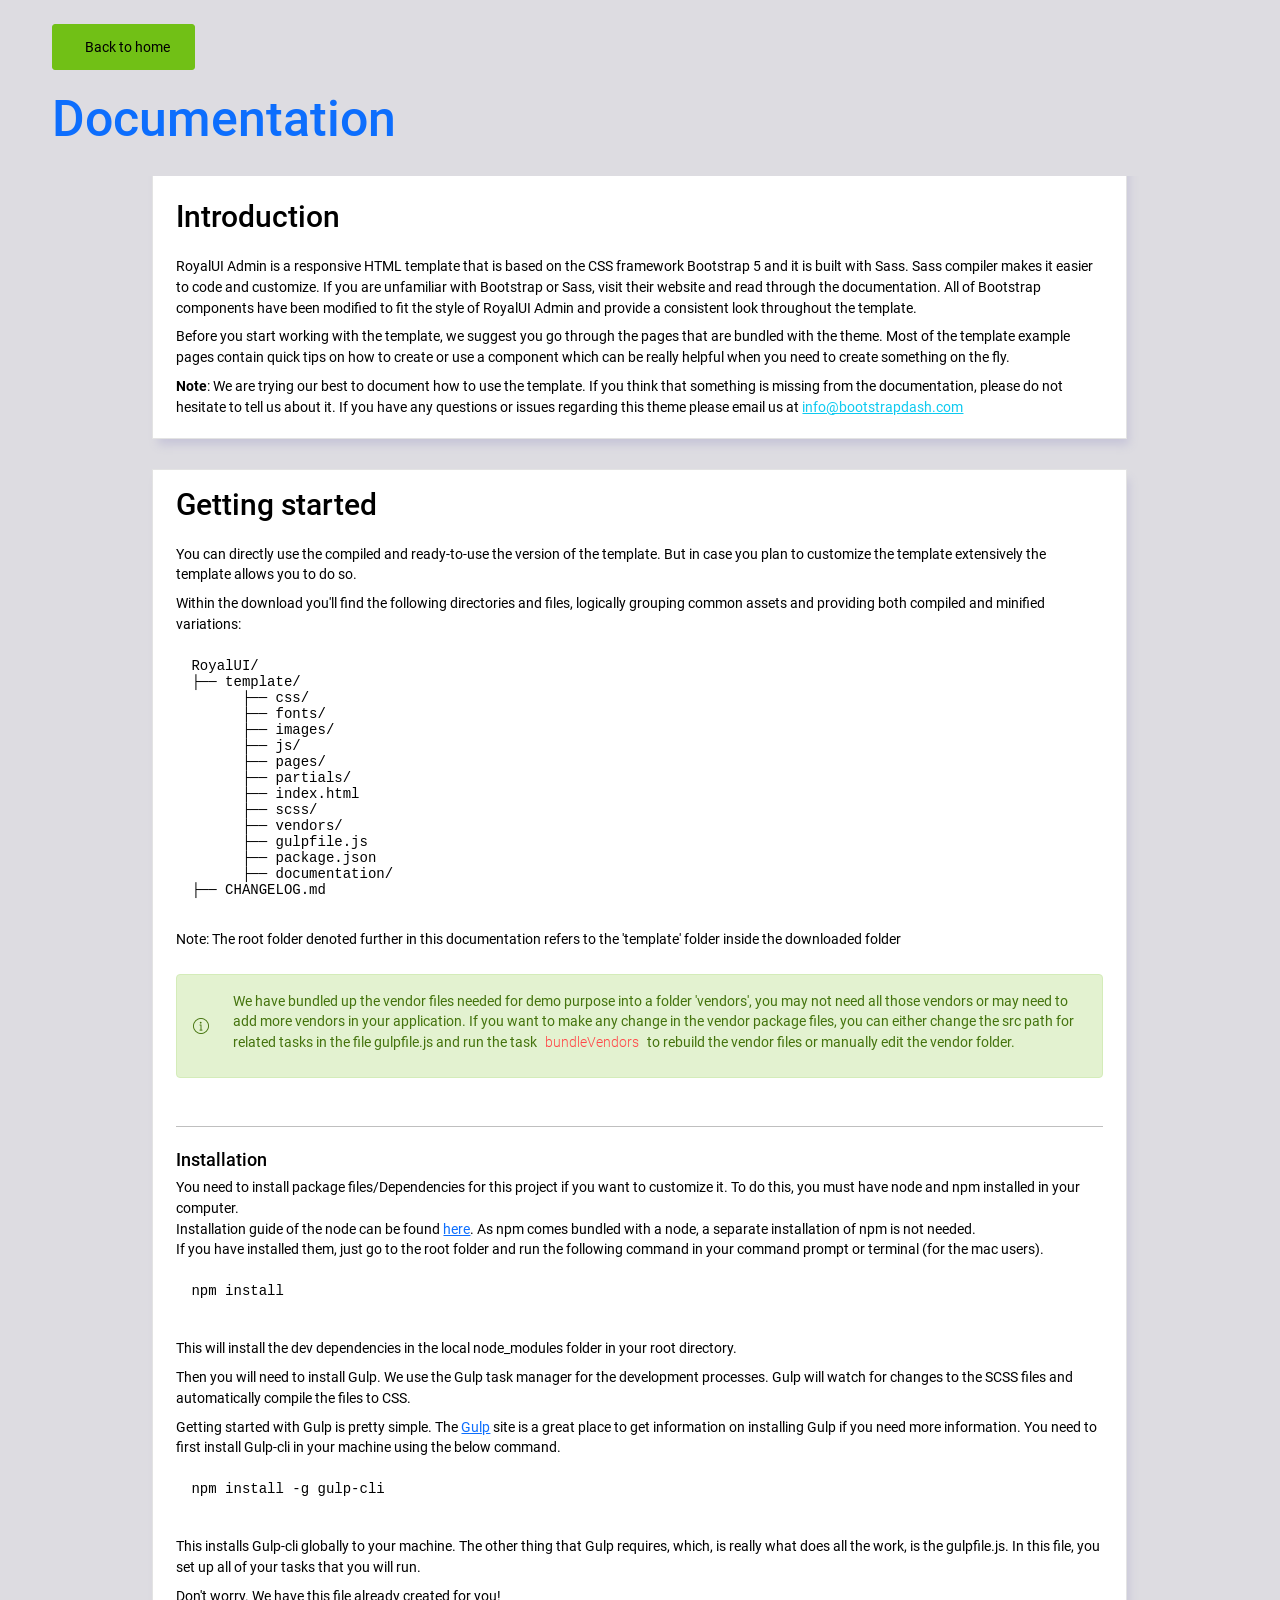
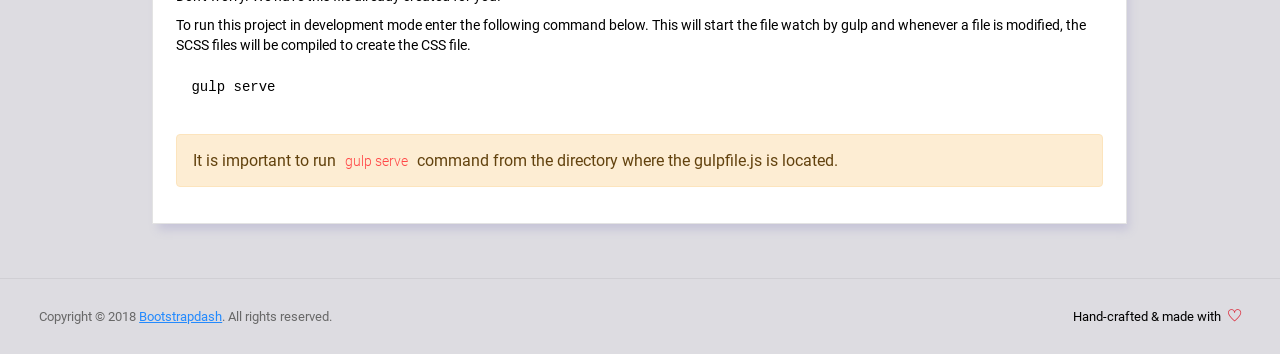
<file: static/admin/documentation/documentation.html>
<!DOCTYPE html>
<html lang="en">

<head>
  <!-- Required meta tags -->
  <meta charset="utf-8">
  <meta name="viewport" content="width=device-width, initial-scale=1, shrink-to-fit=no">
  <title>RoyalUI Admin Dashboard</title>
  <!-- plugins:css -->
  <link rel="stylesheet" href="../vendors/ti-icons/css/themify-icons.css">
  <link rel="stylesheet" href="../vendors/base/vendor.bundle.base.css">
  <!-- endinject -->
  <!-- plugin css for this page -->
  <!-- End plugin css for this page -->
  <!-- inject:css -->
  <link rel="stylesheet" href="../css/style.css">
  <!-- endinject -->
  <link rel="shortcut icon" href="../images/favicon.png" />
</head>

<body>
  <div class="container-scroller">
    <div class="container-fluid page-body-wrapper full-page-wrapper">
      <div class="main-panel w-100  documentation">
        <div class="content-wrapper">
          <div class="container-fluid">
            <div class="row">
              <div class="col-12 doc-header">
                <a class="btn btn-success" href="../index.html"><i class="mdi mdi-home me-2"></i>Back to home</a>
                <h1 class="text-primary mt-4">Documentation</h1>
              </div>
            </div>
            <div class="row doc-content">
              <div class="col-12 col-md-10 offset-md-1">
                <div class="col-12 grid-margin" id="doc-intro">
                    <div class="card">
                        <div class="card-body">
                            <h3 class="mb-4 mt-4">Introduction</h3>
                            <p>RoyalUI Admin is a responsive HTML template that is based on the CSS framework Bootstrap 5 and it is built with Sass. Sass compiler makes it easier to code and customize. If you are unfamiliar with Bootstrap or Sass, visit their
                                website and read through the documentation. All of Bootstrap components have been modified to fit the style of RoyalUI Admin and provide a consistent look throughout the template.</p>
                            <p>Before you start working with the template, we suggest you go through the pages that are bundled with the theme. Most of the template example pages contain quick tips on how to create or use a component which can
                                be really helpful when you need to create something on the fly.</p>
                            <p class="d-inline"><strong>Note</strong>: We are trying our best to document how to use the template. If you think that something is missing from the documentation, please do not hesitate to tell us about it. If you have any questions or issues regarding this theme please email us at <a class="d-inline text-info" href="mailto:info@bootstrapdash.com">info@bootstrapdash.com</a></p>
                        </div>
                    </div>
                </div>
                <div class="col-12 grid-margin" id="doc-started">
                    <div class="card">
                        <div class="card-body">
                            <h3 class="mb-4">Getting started</h3>
                            <p>You can directly use the compiled and ready-to-use the version of the template. But in case you plan to customize the template extensively the template allows you to do so.</p>
                            <p>Within the download you'll find the following directories and files, logically grouping common assets and providing both compiled and minified variations:</p>
                            <pre>
RoyalUI/
├── template/
      ├── css/
      ├── fonts/
      ├── images/
      ├── js/
      ├── pages/
      ├── partials/
      ├── index.html
      ├── scss/
      ├── vendors/
      ├── gulpfile.js
      ├── package.json                           
      ├── documentation/
├── CHANGELOG.md</pre>
                            <p class="mt-1">Note: The root folder denoted further in this documentation refers to the 'template' folder inside the downloaded folder</p>
                            <div class="alert alert-success mt-4 d-flex align-items-center" role="alert">
                              <i class="ti-info-alt me-4"></i>
                              <p>We have bundled up the vendor files needed for demo purpose into a folder 'vendors', you may not need all those vendors or may need to add more vendors in your application. If you want to make any change in the vendor package files, you can either change the src path for related tasks in the file gulpfile.js and run the task <code> bundleVendors </code> to rebuild the vendor files or manually edit the vendor folder.</p>
                            </div>
                            <hr class="mt-5">
                            <h4 class="mt-4">Installation</h4>
                            <p class="mb-0">
                              You need to install package files/Dependencies for this project if you want to customize it. To do this, you must have <span class="font-weight-bold">node and npm</span> installed in your computer.
                            </p>
                            <p class="mb-0">Installation guide of the node can be found <a href="https://nodejs.org/en/">here</a>. As npm comes bundled with a node, a separate installation of npm is not needed.</p>
                            <p>
                                If you have installed them, just go to the root folder and run the following command in your command prompt or terminal (for the mac users).
                            </p>
                            <pre class="shell-mode">
npm install</pre>
                            <p class="mt-4">
                              This will install the dev dependencies in the local <span class="font-weight-bold">node_modules</span> folder in your root directory.
                            </p>
                            <p class="mt-2">
                              Then you will need to install <span class="font-weight-bold">Gulp</span>. We use the Gulp task manager for the development processes. Gulp will watch for changes to the SCSS files and automatically compile the files to CSS.
                            </p>
                            <p>Getting started with Gulp is pretty simple. The <a href="https://gulpjs.com/" target="_blank">Gulp</a> site is a great place to get information on installing Gulp if you need more information. You need to first install Gulp-cli in your machine using the below command.</p>
                            <pre class="shell-mode">
npm install -g gulp-cli</pre>
                            <p class="mt-4">This installs Gulp-cli globally to your machine. The other thing that Gulp requires, which, is really what does all the work, is the gulpfile.js. In this file, you set up all of your tasks that you will run.</p>
                            <p>Don't worry. We have this file already created for you!</p>
                            <p>To run this project in development mode enter the following command below. This will start the file watch by gulp and whenever a file is modified, the SCSS files will be compiled to create the CSS file.</p>
<pre class="shell-mode">
gulp serve</pre>           
                            <div class="alert alert-warning mt-4" role="alert">
                              <i class="ti-info-alt-outline"></i>It is important to run <code>gulp serve</code> command from the directory where the gulpfile.js is located.
                            </div>
                        </div>
                    </div>
                </div>
              </div>
            </div>
          </div>
        </div>
        <!-- partial:../partials/_footer.html -->

        <footer class="footer">
          <div class="d-sm-flex justify-content-center justify-content-sm-between">
            <span class="text-muted text-center text-sm-left d-block d-sm-inline-block">Copyright © 2018 <a href="https://www.bootstrapdash.com/" target="_blank">Bootstrapdash</a>. All rights reserved.</span>
            <span class="float-none float-sm-right d-block mt-1 mt-sm-0 text-center">Hand-crafted & made with <i class="ti-heart text-danger ms-1"></i></span>
          </div>
        </footer>

        <!-- partial -->
      </div>
    </div>
  </div>
<!-- plugins:js -->
<script src="../vendors/base/vendor.bundle.base.js"></script>
<!-- endinject -->
<!-- inject:js -->
<script src="../js/off-canvas.js"></script>
<script src="../js/hoverable-collapse.js"></script>
<script src="../js/template.js"></script>
<script src="../js/todolist.js"></script>
<!-- endinject -->
<!-- Custom js for this page-->
<script src="../js/documentation.js"></script> 
<!-- End custom js for this page-->
</body>

</html>
</file>
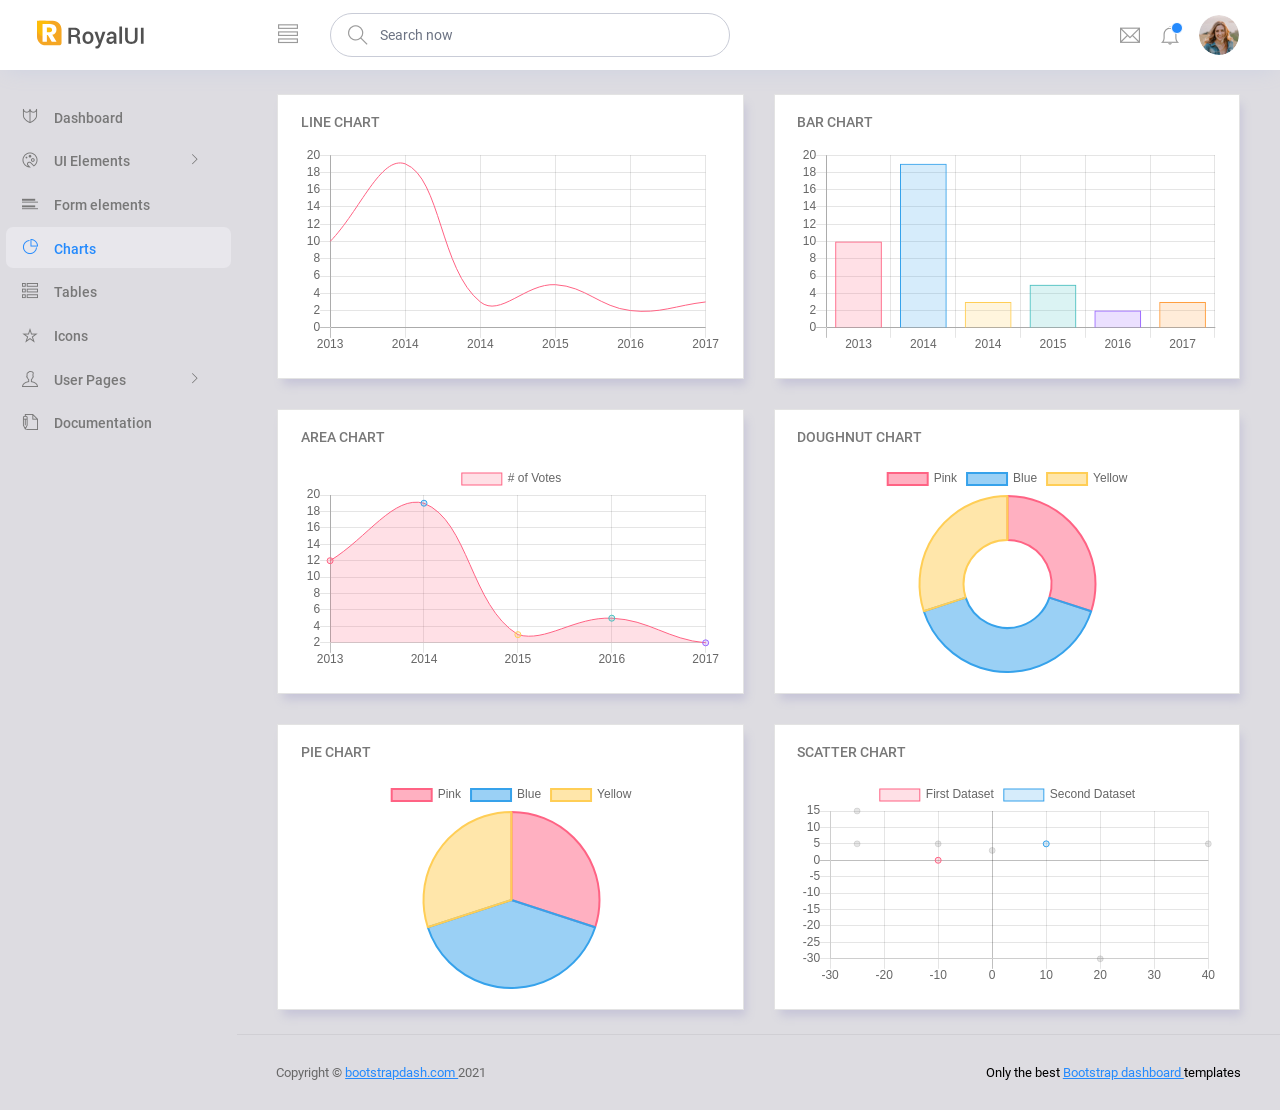
<file: static/admin/pages/charts/chartjs.html>
<!DOCTYPE html>
<html lang="en">

<head>
  <!-- Required meta tags -->
  <meta charset="utf-8">
  <meta name="viewport" content="width=device-width, initial-scale=1, shrink-to-fit=no">
  <title>RoyalUI Admin</title>
  <!-- plugins:css -->
  <link rel="stylesheet" href="../../vendors/ti-icons/css/themify-icons.css">
  <link rel="stylesheet" href="../../vendors/base/vendor.bundle.base.css">
  <!-- endinject -->
  <!-- inject:css -->
  <link rel="stylesheet" href="../../css/style.css">
  <!-- endinject -->
  <link rel="shortcut icon" href="../../images/favicon.png" />
</head>

<body>
  <div class="container-scroller">
    <!-- partial:../../partials/_navbar.html -->
    <nav class="navbar col-lg-12 col-12 p-0 fixed-top d-flex flex-row">
      <div class="text-center navbar-brand-wrapper d-flex align-items-center justify-content-center">
        <a class="navbar-brand brand-logo me-5" href="../../index.html"><img src="../../images/logo.svg" class="me-2" alt="logo"/></a>
        <a class="navbar-brand brand-logo-mini" href="../../index.html"><img src="../../images/logo-mini.svg" alt="logo"/></a>
      </div>
      <div class="navbar-menu-wrapper d-flex align-items-center justify-content-end">
        <button class="navbar-toggler navbar-toggler align-self-center" type="button" data-toggle="minimize">
          <span class="ti-view-list"></span>
        </button>
        <ul class="navbar-nav mr-lg-2">
          <li class="nav-item nav-search d-none d-lg-block">
            <div class="input-group">
              <div class="input-group-prepend hover-cursor" id="navbar-search-icon">
                <span class="input-group-text" id="search">
                  <i class="ti-search"></i>
                </span>
              </div>
              <input type="text" class="form-control" id="navbar-search-input" placeholder="Search now" aria-label="search" aria-describedby="search">
            </div>
          </li>
        </ul>
        <ul class="navbar-nav navbar-nav-right">
          <li class="nav-item dropdown me-1">
            <a class="nav-link count-indicator dropdown-toggle d-flex justify-content-center align-items-center" id="messageDropdown" href="#" data-bs-toggle="dropdown">
              <i class="ti-email mx-0"></i>
            </a>
            <div class="dropdown-menu dropdown-menu-right navbar-dropdown" aria-labelledby="messageDropdown">
              <p class="mb-0 font-weight-normal float-left dropdown-header">Messages</p>
              <a class="dropdown-item">
                <div class="item-thumbnail">
                    <img src="../../images/faces/face4.jpg" alt="image" class="profile-pic">
                </div>
                <div class="item-content flex-grow">
                  <h6 class="ellipsis font-weight-normal">David Grey
                  </h6>
                  <p class="font-weight-light small-text text-muted mb-0">
                    The meeting is cancelled
                  </p>
                </div>
              </a>
              <a class="dropdown-item">
                <div class="item-thumbnail">
                    <img src="../../images/faces/face2.jpg" alt="image" class="profile-pic">
                </div>
                <div class="item-content flex-grow">
                  <h6 class="ellipsis font-weight-normal">Tim Cook
                  </h6>
                  <p class="font-weight-light small-text text-muted mb-0">
                    New product launch
                  </p>
                </div>
              </a>
              <a class="dropdown-item">
                <div class="item-thumbnail">
                    <img src="../../images/faces/face3.jpg" alt="image" class="profile-pic">
                </div>
                <div class="item-content flex-grow">
                  <h6 class="ellipsis font-weight-normal"> Johnson
                  </h6>
                  <p class="font-weight-light small-text text-muted mb-0">
                    Upcoming board meeting
                  </p>
                </div>
              </a>
            </div>
          </li>
          <li class="nav-item dropdown">
            <a class="nav-link count-indicator dropdown-toggle" id="notificationDropdown" href="#" data-bs-toggle="dropdown">
              <i class="ti-bell mx-0"></i>
              <span class="count"></span>
            </a>
            <div class="dropdown-menu dropdown-menu-right navbar-dropdown" aria-labelledby="notificationDropdown">
              <p class="mb-0 font-weight-normal float-left dropdown-header">Notifications</p>
              <a class="dropdown-item">
                <div class="item-thumbnail">
                  <div class="item-icon bg-success">
                    <i class="ti-info-alt mx-0"></i>
                  </div>
                </div>
                <div class="item-content">
                  <h6 class="font-weight-normal">Application Error</h6>
                  <p class="font-weight-light small-text mb-0 text-muted">
                    Just now
                  </p>
                </div>
              </a>
              <a class="dropdown-item">
                <div class="item-thumbnail">
                  <div class="item-icon bg-warning">
                    <i class="ti-settings mx-0"></i>
                  </div>
                </div>
                <div class="item-content">
                  <h6 class="font-weight-normal">Settings</h6>
                  <p class="font-weight-light small-text mb-0 text-muted">
                    Private message
                  </p>
                </div>
              </a>
              <a class="dropdown-item">
                <div class="item-thumbnail">
                  <div class="item-icon bg-info">
                    <i class="ti-user mx-0"></i>
                  </div>
                </div>
                <div class="item-content">
                  <h6 class="font-weight-normal">New user registration</h6>
                  <p class="font-weight-light small-text mb-0 text-muted">
                    2 days ago
                  </p>
                </div>
              </a>
            </div>
          </li>
          <li class="nav-item nav-profile dropdown">
            <a class="nav-link dropdown-toggle" href="#" data-bs-toggle="dropdown" id="profileDropdown">
              <img src="../../images/faces/face28.jpg" alt="profile"/>
            </a>
            <div class="dropdown-menu dropdown-menu-right navbar-dropdown" aria-labelledby="profileDropdown">
              <a class="dropdown-item">
                <i class="ti-settings text-primary"></i>
                Settings
              </a>
              <a class="dropdown-item">
                <i class="ti-power-off text-primary"></i>
                Logout
              </a>
            </div>
          </li>
        </ul>
        <button class="navbar-toggler navbar-toggler-right d-lg-none align-self-center" type="button" data-toggle="offcanvas">
          <span class="ti-view-list"></span>
        </button>
      </div>
    </nav>
    <!-- partial -->
    <div class="container-fluid page-body-wrapper">
      <!-- partial:../../partials/_sidebar.html -->
      <nav class="sidebar sidebar-offcanvas" id="sidebar">
        <ul class="nav">
          <li class="nav-item">
            <a class="nav-link" href="../../index.html">
              <i class="ti-shield menu-icon"></i>
              <span class="menu-title">Dashboard</span>
            </a>
          </li>
          <li class="nav-item">
            <a class="nav-link" data-bs-toggle="collapse" href="#ui-basic" aria-expanded="false" aria-controls="ui-basic">
              <i class="ti-palette menu-icon"></i>
              <span class="menu-title">UI Elements</span>
              <i class="menu-arrow"></i>
            </a>
            <div class="collapse" id="ui-basic">
              <ul class="nav flex-column sub-menu">
                <li class="nav-item"> <a class="nav-link" href="../../pages/ui-features/buttons.html">Buttons</a></li>
                <li class="nav-item"> <a class="nav-link" href="../../pages/ui-features/typography.html">Typography</a></li>
              </ul>
            </div>
          </li>
          <li class="nav-item">
            <a class="nav-link" href="../../pages/forms/basic_elements.html">
              <i class="ti-layout-list-post menu-icon"></i>
              <span class="menu-title">Form elements</span>
            </a>
          </li>
          <li class="nav-item">
            <a class="nav-link" href="../../pages/charts/chartjs.html">
              <i class="ti-pie-chart menu-icon"></i>
              <span class="menu-title">Charts</span>
            </a>
          </li>
          <li class="nav-item">
            <a class="nav-link" href="../../pages/tables/basic-table.html">
              <i class="ti-view-list-alt menu-icon"></i>
              <span class="menu-title">Tables</span>
            </a>
          </li>
          <li class="nav-item">
            <a class="nav-link" href="../../pages/icons/themify.html">
              <i class="ti-star menu-icon"></i>
              <span class="menu-title">Icons</span>
            </a>
          </li>
          <li class="nav-item">
            <a class="nav-link" data-bs-toggle="collapse" href="#auth" aria-expanded="false" aria-controls="auth">
              <i class="ti-user menu-icon"></i>
              <span class="menu-title">User Pages</span>
              <i class="menu-arrow"></i>
            </a>
            <div class="collapse" id="auth">
              <ul class="nav flex-column sub-menu">
                <li class="nav-item"> <a class="nav-link" href="../../pages/samples/login.html"> Login </a></li>
                <li class="nav-item"> <a class="nav-link" href="../../pages/samples/login-2.html"> Login 2 </a></li>
                <li class="nav-item"> <a class="nav-link" href="../../pages/samples/register.html"> Register </a></li>
                <li class="nav-item"> <a class="nav-link" href="../../pages/samples/register-2.html"> Register 2 </a></li>
                <li class="nav-item"> <a class="nav-link" href="../../pages/samples/lock-screen.html"> Lockscreen </a></li>
              </ul>
            </div>
          </li>
          <li class="nav-item">
            <a class="nav-link" href="../../documentation/documentation.html">
              <i class="ti-write menu-icon"></i>
              <span class="menu-title">Documentation</span>
            </a>
          </li>
        </ul>
      </nav>
      <!-- partial -->
      <div class="main-panel">
        <div class="content-wrapper">
          <div class="row">
            <div class="col-lg-6 grid-margin stretch-card">
              <div class="card">
                <div class="card-body">
                  <h4 class="card-title">Line chart</h4>
                  <canvas id="lineChart"></canvas>
                </div>
              </div>
            </div>
            <div class="col-lg-6 grid-margin stretch-card">
              <div class="card">
                <div class="card-body">
                  <h4 class="card-title">Bar chart</h4>
                  <canvas id="barChart"></canvas>
                </div>
              </div>
            </div>
          </div>
          <div class="row">
            <div class="col-lg-6 grid-margin stretch-card">
              <div class="card">
                <div class="card-body">
                  <h4 class="card-title">Area chart</h4>
                  <canvas id="areaChart"></canvas>
                </div>
              </div>
            </div>
            <div class="col-lg-6 grid-margin stretch-card">
              <div class="card">
                <div class="card-body">
                  <h4 class="card-title">Doughnut chart</h4>
                  <canvas id="doughnutChart"></canvas>
                </div>
              </div>
            </div>
          </div>
          <div class="row">
            <div class="col-lg-6 grid-margin grid-margin-lg-0 stretch-card">
              <div class="card">
                <div class="card-body">
                  <h4 class="card-title">Pie chart</h4>
                  <canvas id="pieChart"></canvas>
                </div>
              </div>
            </div>
            <div class="col-lg-6 grid-margin grid-margin-lg-0 stretch-card">
              <div class="card">
                <div class="card-body">
                  <h4 class="card-title">Scatter chart</h4>
                  <canvas id="scatterChart"></canvas>
                </div>
              </div>
            </div>
          </div>
        </div>
        <!-- content-wrapper ends -->
        <!-- partial:../../partials/_footer.html -->
        <footer class="footer">
          <div class="d-sm-flex justify-content-center justify-content-sm-between">
            <span class="text-muted text-center text-sm-left d-block d-sm-inline-block">Copyright © <a href="https://www.bootstrapdash.com/" target="_blank">bootstrapdash.com </a>2021</span>
            <span class="float-none float-sm-right d-block mt-1 mt-sm-0 text-center">Only the best <a href="https://www.bootstrapdash.com/" target="_blank"> Bootstrap dashboard </a> templates</span>
          </div>
        </footer>
        <!-- partial -->
      </div>
      <!-- main-panel ends -->
    </div>
    <!-- page-body-wrapper ends -->
  </div>
  <!-- container-scroller -->
  <!-- plugins:js -->
  <script src="../../vendors/base/vendor.bundle.base.js"></script>
  <!-- endinject -->
  <!-- Plugin js for this page-->
  <script src="../../vendors/chart.js/Chart.min.js"></script>
  <!-- End plugin js for this page-->
  <!-- inject:js -->
  <script src="../../js/off-canvas.js"></script>
  <script src="../../js/hoverable-collapse.js"></script>
  <script src="../../js/template.js"></script>
  <script src="../../js/todolist.js"></script>
  <!-- endinject -->
  <!-- Custom js for this page-->
  <script src="../../js/chart.js"></script>
  <!-- End custom js for this page-->
</body>

</html>
</file>
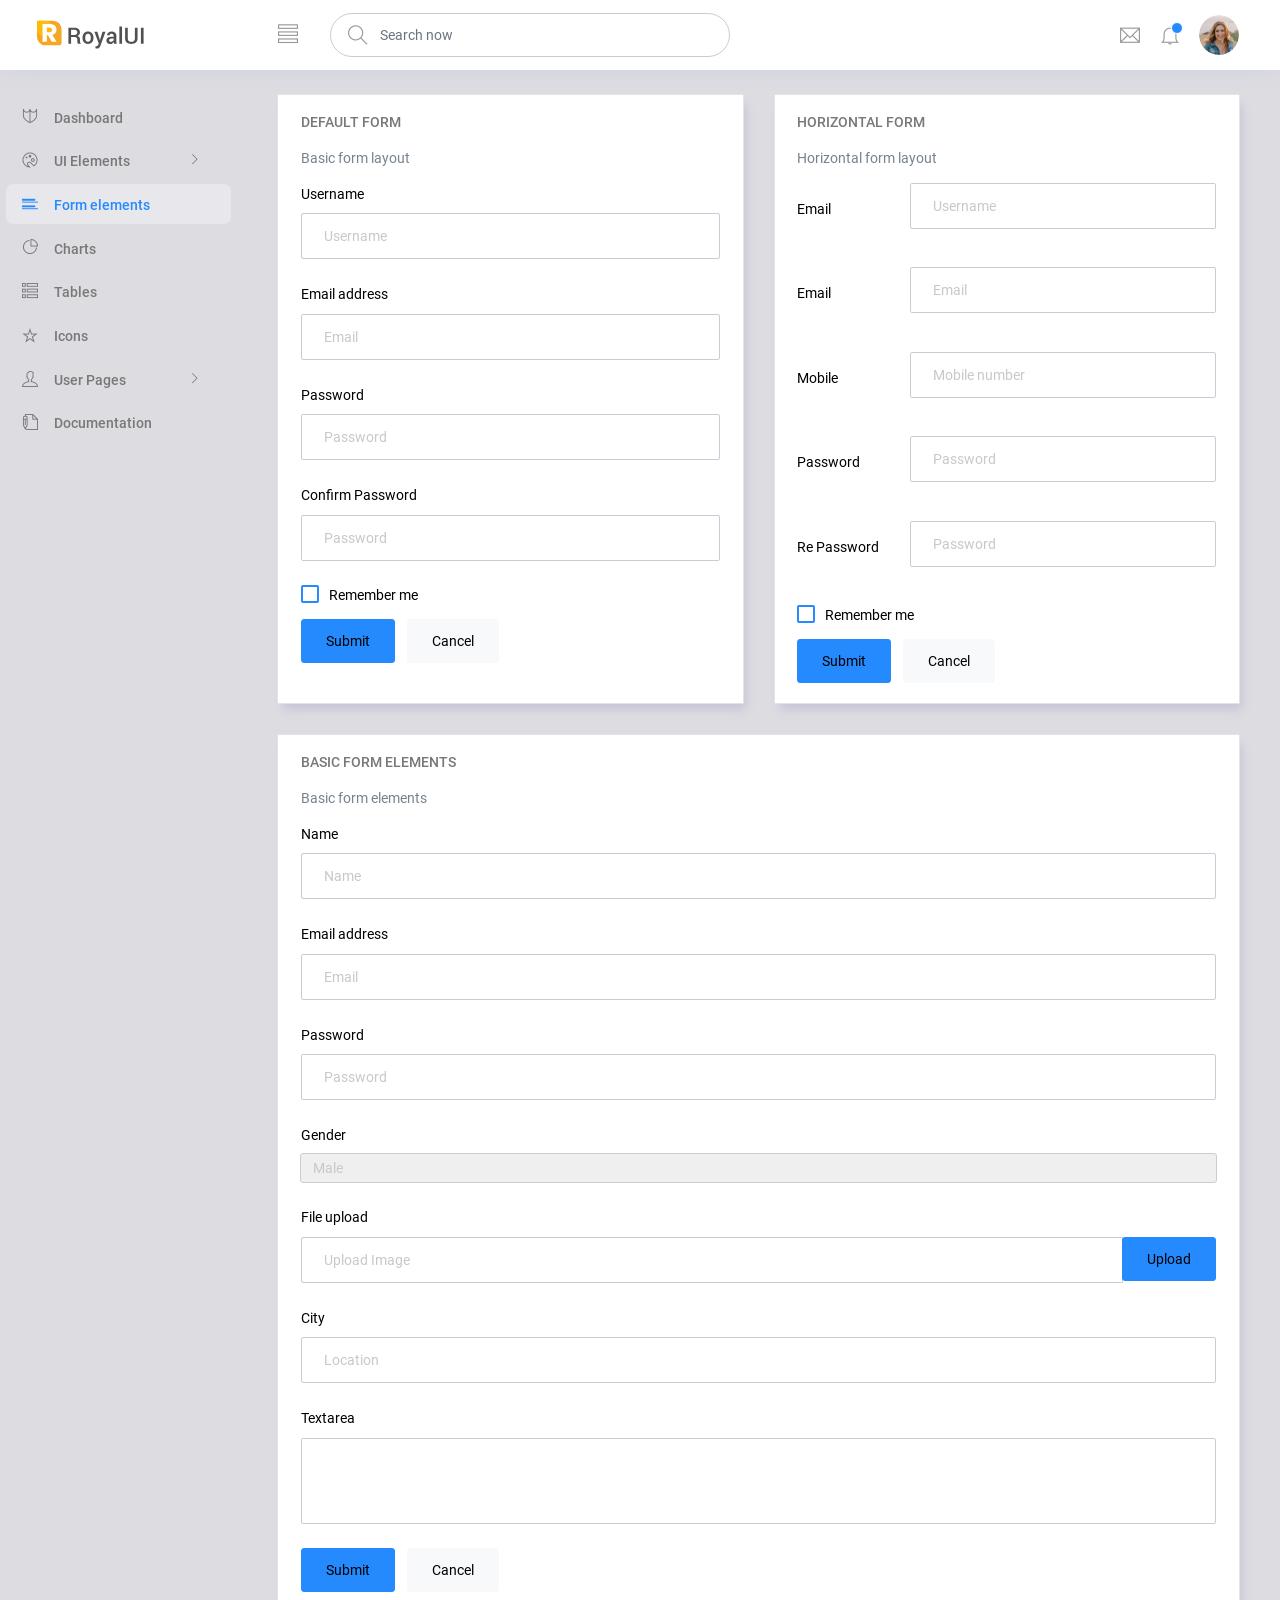
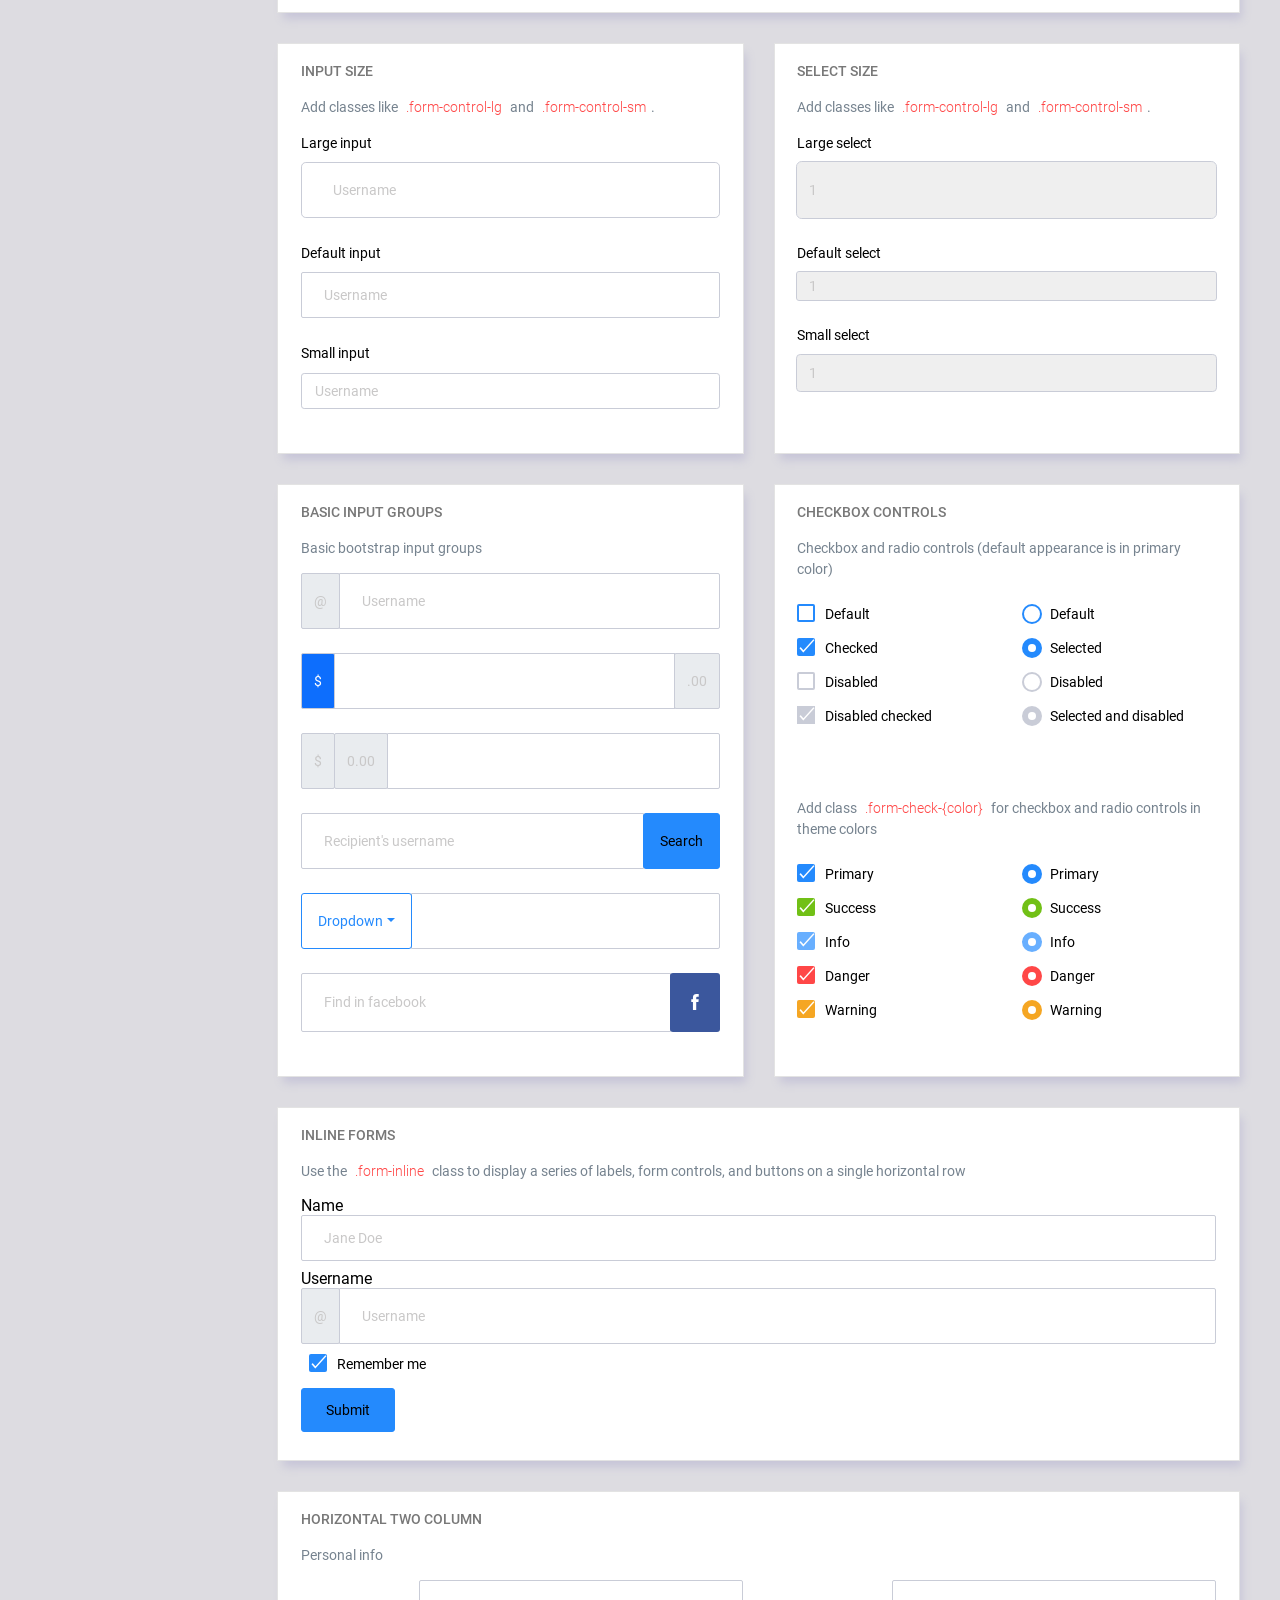
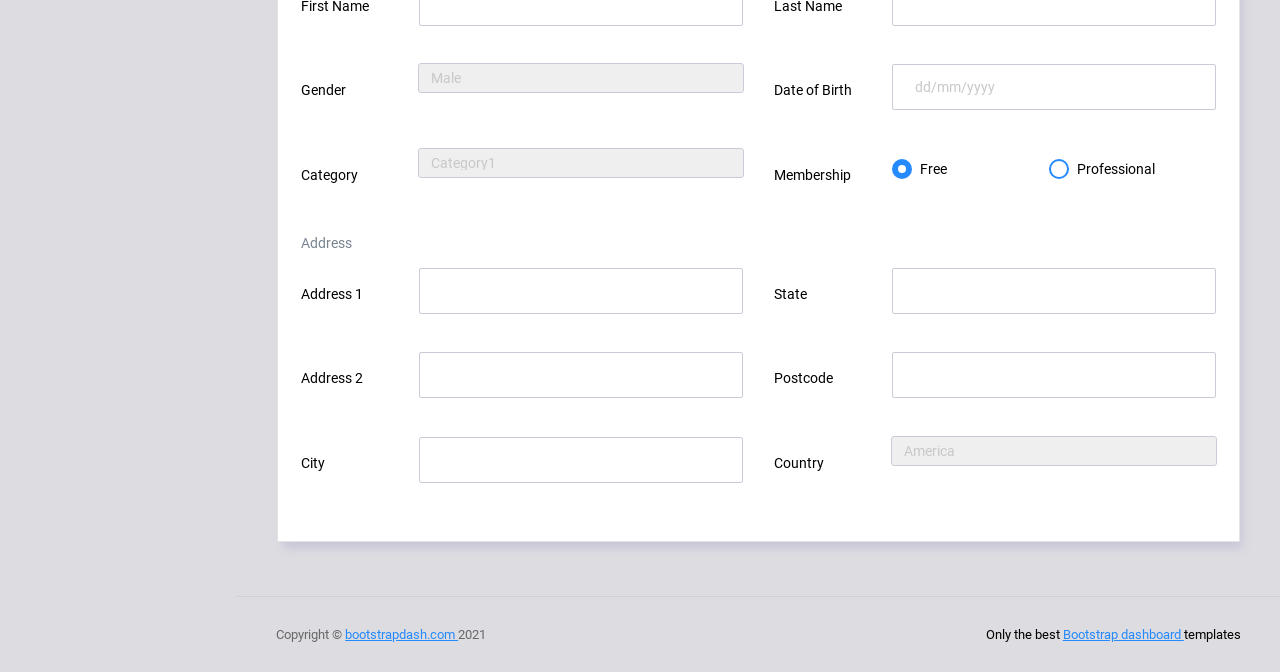
<file: static/admin/pages/forms/basic_elements.html>
<!DOCTYPE html>
<html lang="en">

<head>
  <!-- Required meta tags -->
  <meta charset="utf-8">
  <meta name="viewport" content="width=device-width, initial-scale=1, shrink-to-fit=no">
  <title>RoyalUI Admin</title>
  <!-- plugins:css -->
  <link rel="stylesheet" href="../../vendors/ti-icons/css/themify-icons.css">
  <link rel="stylesheet" href="../../vendors/base/vendor.bundle.base.css">
  <!-- endinject -->
  <!-- plugin css for this page -->
  <!-- End plugin css for this page -->
  <!-- inject:css -->
  <link rel="stylesheet" href="../../css/style.css">
  <!-- endinject -->
  <link rel="shortcut icon" href="../../images/favicon.png" />
</head>

<body>
  <div class="container-scroller">
    <!-- partial:../../partials/_navbar.html -->
    <nav class="navbar col-lg-12 col-12 p-0 fixed-top d-flex flex-row">
      <div class="text-center navbar-brand-wrapper d-flex align-items-center justify-content-center">
        <a class="navbar-brand brand-logo me-5" href="../../index.html"><img src="../../images/logo.svg" class="me-2" alt="logo"/></a>
        <a class="navbar-brand brand-logo-mini" href="../../index.html"><img src="../../images/logo-mini.svg" alt="logo"/></a>
      </div>
      <div class="navbar-menu-wrapper d-flex align-items-center justify-content-end">
        <button class="navbar-toggler navbar-toggler align-self-center" type="button" data-toggle="minimize">
          <span class="ti-view-list"></span>
        </button>
        <ul class="navbar-nav mr-lg-2">
          <li class="nav-item nav-search d-none d-lg-block">
            <div class="input-group">
              <div class="input-group-prepend hover-cursor" id="navbar-search-icon">
                <span class="input-group-text" id="search">
                  <i class="ti-search"></i>
                </span>
              </div>
              <input type="text" class="form-control" id="navbar-search-input" placeholder="Search now" aria-label="search" aria-describedby="search">
            </div>
          </li>
        </ul>
        <ul class="navbar-nav navbar-nav-right">
          <li class="nav-item dropdown me-1">
            <a class="nav-link count-indicator dropdown-toggle d-flex justify-content-center align-items-center" id="messageDropdown" href="#" data-bs-toggle="dropdown">
              <i class="ti-email mx-0"></i>
            </a>
            <div class="dropdown-menu dropdown-menu-right navbar-dropdown" aria-labelledby="messageDropdown">
              <p class="mb-0 font-weight-normal float-left dropdown-header">Messages</p>
              <a class="dropdown-item">
                <div class="item-thumbnail">
                    <img src="../../images/faces/face4.jpg" alt="image" class="profile-pic">
                </div>
                <div class="item-content flex-grow">
                  <h6 class="ellipsis font-weight-normal">David Grey
                  </h6>
                  <p class="font-weight-light small-text text-muted mb-0">
                    The meeting is cancelled
                  </p>
                </div>
              </a>
              <a class="dropdown-item">
                <div class="item-thumbnail">
                    <img src="../../images/faces/face2.jpg" alt="image" class="profile-pic">
                </div>
                <div class="item-content flex-grow">
                  <h6 class="ellipsis font-weight-normal">Tim Cook
                  </h6>
                  <p class="font-weight-light small-text text-muted mb-0">
                    New product launch
                  </p>
                </div>
              </a>
              <a class="dropdown-item">
                <div class="item-thumbnail">
                    <img src="../../images/faces/face3.jpg" alt="image" class="profile-pic">
                </div>
                <div class="item-content flex-grow">
                  <h6 class="ellipsis font-weight-normal"> Johnson
                  </h6>
                  <p class="font-weight-light small-text text-muted mb-0">
                    Upcoming board meeting
                  </p>
                </div>
              </a>
            </div>
          </li>
          <li class="nav-item dropdown">
            <a class="nav-link count-indicator dropdown-toggle" id="notificationDropdown" href="#" data-bs-toggle="dropdown">
              <i class="ti-bell mx-0"></i>
              <span class="count"></span>
            </a>
            <div class="dropdown-menu dropdown-menu-right navbar-dropdown" aria-labelledby="notificationDropdown">
              <p class="mb-0 font-weight-normal float-left dropdown-header">Notifications</p>
              <a class="dropdown-item">
                <div class="item-thumbnail">
                  <div class="item-icon bg-success">
                    <i class="ti-info-alt mx-0"></i>
                  </div>
                </div>
                <div class="item-content">
                  <h6 class="font-weight-normal">Application Error</h6>
                  <p class="font-weight-light small-text mb-0 text-muted">
                    Just now
                  </p>
                </div>
              </a>
              <a class="dropdown-item">
                <div class="item-thumbnail">
                  <div class="item-icon bg-warning">
                    <i class="ti-settings mx-0"></i>
                  </div>
                </div>
                <div class="item-content">
                  <h6 class="font-weight-normal">Settings</h6>
                  <p class="font-weight-light small-text mb-0 text-muted">
                    Private message
                  </p>
                </div>
              </a>
              <a class="dropdown-item">
                <div class="item-thumbnail">
                  <div class="item-icon bg-info">
                    <i class="ti-user mx-0"></i>
                  </div>
                </div>
                <div class="item-content">
                  <h6 class="font-weight-normal">New user registration</h6>
                  <p class="font-weight-light small-text mb-0 text-muted">
                    2 days ago
                  </p>
                </div>
              </a>
            </div>
          </li>
          <li class="nav-item nav-profile dropdown">
            <a class="nav-link dropdown-toggle" href="#" data-bs-toggle="dropdown" id="profileDropdown">
              <img src="../../images/faces/face28.jpg" alt="profile"/>
            </a>
            <div class="dropdown-menu dropdown-menu-right navbar-dropdown" aria-labelledby="profileDropdown">
              <a class="dropdown-item">
                <i class="ti-settings text-primary"></i>
                Settings
              </a>
              <a class="dropdown-item">
                <i class="ti-power-off text-primary"></i>
                Logout
              </a>
            </div>
          </li>
        </ul>
        <button class="navbar-toggler navbar-toggler-right d-lg-none align-self-center" type="button" data-toggle="offcanvas">
          <span class="ti-view-list"></span>
        </button>
      </div>
    </nav>
    <!-- partial -->
    <div class="container-fluid page-body-wrapper">
      <!-- partial:../../partials/_sidebar.html -->
      <nav class="sidebar sidebar-offcanvas" id="sidebar">
        <ul class="nav">
          <li class="nav-item">
            <a class="nav-link" href="../../index.html">
              <i class="ti-shield menu-icon"></i>
              <span class="menu-title">Dashboard</span>
            </a>
          </li>
          <li class="nav-item">
            <a class="nav-link" data-bs-toggle="collapse" href="#ui-basic" aria-expanded="false" aria-controls="ui-basic">
              <i class="ti-palette menu-icon"></i>
              <span class="menu-title">UI Elements</span>
              <i class="menu-arrow"></i>
            </a>
            <div class="collapse" id="ui-basic">
              <ul class="nav flex-column sub-menu">
                <li class="nav-item"> <a class="nav-link" href="../../pages/ui-features/buttons.html">Buttons</a></li>
                <li class="nav-item"> <a class="nav-link" href="../../pages/ui-features/typography.html">Typography</a></li>
              </ul>
            </div>
          </li>
          <li class="nav-item">
            <a class="nav-link" href="../../pages/forms/basic_elements.html">
              <i class="ti-layout-list-post menu-icon"></i>
              <span class="menu-title">Form elements</span>
            </a>
          </li>
          <li class="nav-item">
            <a class="nav-link" href="../../pages/charts/chartjs.html">
              <i class="ti-pie-chart menu-icon"></i>
              <span class="menu-title">Charts</span>
            </a>
          </li>
          <li class="nav-item">
            <a class="nav-link" href="../../pages/tables/basic-table.html">
              <i class="ti-view-list-alt menu-icon"></i>
              <span class="menu-title">Tables</span>
            </a>
          </li>
          <li class="nav-item">
            <a class="nav-link" href="../../pages/icons/themify.html">
              <i class="ti-star menu-icon"></i>
              <span class="menu-title">Icons</span>
            </a>
          </li>
          <li class="nav-item">
            <a class="nav-link" data-bs-toggle="collapse" href="#auth" aria-expanded="false" aria-controls="auth">
              <i class="ti-user menu-icon"></i>
              <span class="menu-title">User Pages</span>
              <i class="menu-arrow"></i>
            </a>
            <div class="collapse" id="auth">
              <ul class="nav flex-column sub-menu">
                <li class="nav-item"> <a class="nav-link" href="../../pages/samples/login.html"> Login </a></li>
                <li class="nav-item"> <a class="nav-link" href="../../pages/samples/login-2.html"> Login 2 </a></li>
                <li class="nav-item"> <a class="nav-link" href="../../pages/samples/register.html"> Register </a></li>
                <li class="nav-item"> <a class="nav-link" href="../../pages/samples/register-2.html"> Register 2 </a></li>
                <li class="nav-item"> <a class="nav-link" href="../../pages/samples/lock-screen.html"> Lockscreen </a></li>
              </ul>
            </div>
          </li>
          <li class="nav-item">
            <a class="nav-link" href="../../documentation/documentation.html">
              <i class="ti-write menu-icon"></i>
              <span class="menu-title">Documentation</span>
            </a>
          </li>
        </ul>
      </nav>
      <!-- partial -->
      <div class="main-panel">        
        <div class="content-wrapper">
          <div class="row">
            <div class="col-md-6 grid-margin stretch-card">
              <div class="card">
                <div class="card-body">
                  <h4 class="card-title">Default form</h4>
                  <p class="card-description">
                    Basic form layout
                  </p>
                  <form class="forms-sample">
                    <div class="form-group">
                      <label for="exampleInputUsername1">Username</label>
                      <input type="text" class="form-control" id="exampleInputUsername1" placeholder="Username">
                    </div>
                    <div class="form-group">
                      <label for="exampleInputEmail1">Email address</label>
                      <input type="email" class="form-control" id="exampleInputEmail1" placeholder="Email">
                    </div>
                    <div class="form-group">
                      <label for="exampleInputPassword1">Password</label>
                      <input type="password" class="form-control" id="exampleInputPassword1" placeholder="Password">
                    </div>
                    <div class="form-group">
                      <label for="exampleInputConfirmPassword1">Confirm Password</label>
                      <input type="password" class="form-control" id="exampleInputConfirmPassword1" placeholder="Password">
                    </div>
                    <div class="form-check form-check-flat form-check-primary">
                      <label class="form-check-label">
                        <input type="checkbox" class="form-check-input">
                        Remember me
                      </label>
                    </div>
                    <button type="submit" class="btn btn-primary me-2">Submit</button>
                    <button class="btn btn-light">Cancel</button>
                  </form>
                </div>
              </div>
            </div>
            <div class="col-md-6 grid-margin stretch-card">
              <div class="card">
                <div class="card-body">
                  <h4 class="card-title">Horizontal Form</h4>
                  <p class="card-description">
                    Horizontal form layout
                  </p>
                  <form class="forms-sample">
                    <div class="form-group row">
                      <label for="exampleInputUsername2" class="col-sm-3 col-form-label">Email</label>
                      <div class="col-sm-9">
                        <input type="text" class="form-control" id="exampleInputUsername2" placeholder="Username">
                      </div>
                    </div>
                    <div class="form-group row">
                      <label for="exampleInputEmail2" class="col-sm-3 col-form-label">Email</label>
                      <div class="col-sm-9">
                        <input type="email" class="form-control" id="exampleInputEmail2" placeholder="Email">
                      </div>
                    </div>
                    <div class="form-group row">
                      <label for="exampleInputMobile" class="col-sm-3 col-form-label">Mobile</label>
                      <div class="col-sm-9">
                        <input type="text" class="form-control" id="exampleInputMobile" placeholder="Mobile number">
                      </div>
                    </div>
                    <div class="form-group row">
                      <label for="exampleInputPassword2" class="col-sm-3 col-form-label">Password</label>
                      <div class="col-sm-9">
                        <input type="password" class="form-control" id="exampleInputPassword2" placeholder="Password">
                      </div>
                    </div>
                    <div class="form-group row">
                      <label for="exampleInputConfirmPassword2" class="col-sm-3 col-form-label">Re Password</label>
                      <div class="col-sm-9">
                        <input type="password" class="form-control" id="exampleInputConfirmPassword2" placeholder="Password">
                      </div>
                    </div>
                    <div class="form-check form-check-flat form-check-primary">
                      <label class="form-check-label">
                        <input type="checkbox" class="form-check-input">
                        Remember me
                      </label>
                    </div>
                    <button type="submit" class="btn btn-primary me-2">Submit</button>
                    <button class="btn btn-light">Cancel</button>
                  </form>
                </div>
              </div>
            </div>
            <div class="col-12 grid-margin stretch-card">
              <div class="card">
                <div class="card-body">
                  <h4 class="card-title">Basic form elements</h4>
                  <p class="card-description">
                    Basic form elements
                  </p>
                  <form class="forms-sample">
                    <div class="form-group">
                      <label for="exampleInputName1">Name</label>
                      <input type="text" class="form-control" id="exampleInputName1" placeholder="Name">
                    </div>
                    <div class="form-group">
                      <label for="exampleInputEmail3">Email address</label>
                      <input type="email" class="form-control" id="exampleInputEmail3" placeholder="Email">
                    </div>
                    <div class="form-group">
                      <label for="exampleInputPassword4">Password</label>
                      <input type="password" class="form-control" id="exampleInputPassword4" placeholder="Password">
                    </div>
                    <div class="form-group">
                      <label for="exampleSelectGender">Gender</label>
                        <select class="form-control" id="exampleSelectGender">
                          <option>Male</option>
                          <option>Female</option>
                        </select>
                      </div>
                    <div class="form-group">
                      <label>File upload</label>
                      <input type="file" name="img[]" class="file-upload-default">
                      <div class="input-group col-xs-12">
                        <input type="text" class="form-control file-upload-info" disabled placeholder="Upload Image">
                        <span class="input-group-append">
                          <button class="file-upload-browse btn btn-primary" type="button">Upload</button>
                        </span>
                      </div>
                    </div>
                    <div class="form-group">
                      <label for="exampleInputCity1">City</label>
                      <input type="text" class="form-control" id="exampleInputCity1" placeholder="Location">
                    </div>
                    <div class="form-group">
                      <label for="exampleTextarea1">Textarea</label>
                      <textarea class="form-control" id="exampleTextarea1" rows="4"></textarea>
                    </div>
                    <button type="submit" class="btn btn-primary me-2">Submit</button>
                    <button class="btn btn-light">Cancel</button>
                  </form>
                </div>
              </div>
            </div>
            <div class="col-md-6 grid-margin stretch-card">
              <div class="card">
                <div class="card-body">
                  <h4 class="card-title">Input size</h4>
                  <p class="card-description">
                    Add classes like <code>.form-control-lg</code> and <code>.form-control-sm</code>.
                  </p>
                  <div class="form-group">
                    <label>Large input</label>
                    <input type="text" class="form-control form-control-lg" placeholder="Username" aria-label="Username">
                  </div>
                  <div class="form-group">
                    <label>Default input</label>
                    <input type="text" class="form-control" placeholder="Username" aria-label="Username">
                  </div>
                  <div class="form-group">
                    <label>Small input</label>
                    <input type="text" class="form-control form-control-sm" placeholder="Username" aria-label="Username">
                  </div>
                </div>
              </div>
            </div>
            <div class="col-md-6 grid-margin stretch-card">
              <div class="card">
                <div class="card-body">
                  <h4 class="card-title">Select size</h4>
                  <p class="card-description">
                    Add classes like <code>.form-control-lg</code> and <code>.form-control-sm</code>.                    
                  </p>
                  <div class="form-group">
                    <label for="exampleFormControlSelect1">Large select</label>
                    <select class="form-control form-control-lg" id="exampleFormControlSelect1">
                      <option>1</option>
                      <option>2</option>
                      <option>3</option>
                      <option>4</option>
                      <option>5</option>
                    </select>
                  </div>
                  <div class="form-group">
                    <label for="exampleFormControlSelect2">Default select</label>
                    <select class="form-control" id="exampleFormControlSelect2">
                      <option>1</option>
                      <option>2</option>
                      <option>3</option>
                      <option>4</option>
                      <option>5</option>
                    </select>
                  </div>
                  <div class="form-group">
                    <label for="exampleFormControlSelect3">Small select</label>
                    <select class="form-control form-control-sm" id="exampleFormControlSelect3">
                      <option>1</option>
                      <option>2</option>
                      <option>3</option>
                      <option>4</option>
                      <option>5</option>
                    </select>
                  </div>
                </div>
              </div>
            </div>
            <div class="col-md-6 grid-margin stretch-card">
              <div class="card">
                <div class="card-body">
                  <h4 class="card-title">Basic input groups</h4>
                  <p class="card-description">
                    Basic bootstrap input groups
                  </p>
                  <div class="form-group">
                    <div class="input-group">
                      <div class="input-group-prepend">
                        <span class="input-group-text">@</span>
                      </div>
                      <input type="text" class="form-control" placeholder="Username" aria-label="Username">
                    </div>
                  </div>
                  <div class="form-group">
                    <div class="input-group">
                      <div class="input-group-prepend">
                        <span class="input-group-text bg-primary text-white">$</span>
                      </div>
                      <input type="text" class="form-control" aria-label="Amount (to the nearest dollar)">
                      <div class="input-group-append">
                        <span class="input-group-text">.00</span>
                      </div>
                    </div>
                  </div>
                  <div class="form-group">
                    <div class="input-group">
                      <div class="input-group-prepend">
                        <span class="input-group-text">$</span>
                      </div>
                      <div class="input-group-prepend">
                        <span class="input-group-text">0.00</span>
                      </div>
                      <input type="text" class="form-control" aria-label="Amount (to the nearest dollar)">
                    </div>
                  </div>
                  <div class="form-group">
                    <div class="input-group">
                      <input type="text" class="form-control" placeholder="Recipient's username" aria-label="Recipient's username">
                      <div class="input-group-append">
                        <button class="btn btn-sm btn-primary" type="button">Search</button>
                      </div>
                    </div>
                  </div>
                  <div class="form-group">
                    <div class="input-group">
                      <div class="input-group-prepend">
                        <button class="btn btn-sm btn-outline-primary dropdown-toggle" type="button" data-bs-toggle="dropdown" aria-haspopup="true" aria-expanded="false">Dropdown</button>
                        <div class="dropdown-menu">
                          <a class="dropdown-item" href="#">Action</a>
                          <a class="dropdown-item" href="#">Another action</a>
                          <a class="dropdown-item" href="#">Something else here</a>
                          <div role="separator" class="dropdown-divider"></div>
                          <a class="dropdown-item" href="#">Separated link</a>
                        </div>
                      </div>
                      <input type="text" class="form-control" aria-label="Text input with dropdown button">
                    </div>
                  </div>
                  <div class="form-group">
                    <div class="input-group">
                      <input type="text" class="form-control" placeholder="Find in facebook" aria-label="Recipient's username">
                      <div class="input-group-append">
                        <button class="btn btn-sm btn-facebook" type="button">
                          <i class="ti-facebook"></i>
                        </button>
                      </div>
                    </div>
                  </div>
                </div>
              </div>
            </div>
            <div class="col-md-6 grid-margin stretch-card">
              <div class="card">
                <div class="card-body">
                  <h4 class="card-title">Checkbox Controls</h4>
                  <p class="card-description">Checkbox and radio controls (default appearance is in primary color)</p>
                  <form>
                    <div class="row">
                      <div class="col-md-6">
                        <div class="form-group">
                          <div class="form-check">
                            <label class="form-check-label">
                              <input type="checkbox" class="form-check-input">
                              Default
                            </label>
                          </div>
                          <div class="form-check">
                            <label class="form-check-label">
                              <input type="checkbox" class="form-check-input" checked>
                              Checked
                            </label>
                          </div>
                          <div class="form-check">
                            <label class="form-check-label">
                              <input type="checkbox" class="form-check-input" disabled>
                              Disabled
                            </label>
                          </div>
                          <div class="form-check">
                            <label class="form-check-label">
                              <input type="checkbox" class="form-check-input" disabled checked>
                              Disabled checked
                            </label>
                          </div>
                        </div>
                      </div>
                      <div class="col-md-6">
                        <div class="form-group">
                          <div class="form-check">
                            <label class="form-check-label">
                              <input type="radio" class="form-check-input" name="optionsRadios" id="optionsRadios1" value="">
                              Default
                            </label>
                          </div>
                          <div class="form-check">
                            <label class="form-check-label">
                              <input type="radio" class="form-check-input" name="optionsRadios" id="optionsRadios2" value="option2" checked>
                              Selected
                            </label>
                          </div>
                          <div class="form-check">
                            <label class="form-check-label">
                              <input type="radio" class="form-check-input" name="optionsRadios2" id="optionsRadios3" value="option3" disabled>
                              Disabled
                            </label>
                          </div>
                          <div class="form-check">
                            <label class="form-check-label">
                              <input type="radio" class="form-check-input" name="optionsRadio2" id="optionsRadios4" value="option4" disabled checked>
                              Selected and disabled
                            </label>
                          </div>
                        </div>
                      </div>
                    </div>
                  </form>
                </div>
                <div class="card-body">
                  <p class="card-description">Add class <code>.form-check-{color}</code> for checkbox and radio controls in theme colors</p>
                  <form>
                    <div class="row">
                      <div class="col-md-6">
                        <div class="form-group">
                          <div class="form-check form-check-primary">
                            <label class="form-check-label">
                              <input type="checkbox" class="form-check-input" checked>
                              Primary
                            </label>
                          </div>
                          <div class="form-check form-check-success">
                            <label class="form-check-label">
                              <input type="checkbox" class="form-check-input" checked>
                              Success
                            </label>
                          </div>
                          <div class="form-check form-check-info">
                            <label class="form-check-label">
                              <input type="checkbox" class="form-check-input" checked>
                              Info
                            </label>
                          </div>
                          <div class="form-check form-check-danger">
                            <label class="form-check-label">
                              <input type="checkbox" class="form-check-input" checked>
                              Danger
                            </label>
                          </div>
                          <div class="form-check form-check-warning">
                            <label class="form-check-label">
                              <input type="checkbox" class="form-check-input" checked>
                              Warning
                            </label>
                          </div>
                        </div>
                      </div>
                      <div class="col-md-6">
                        <div class="form-group">
                          <div class="form-check form-check-primary">
                            <label class="form-check-label">
                              <input type="radio" class="form-check-input" name="ExampleRadio1" id="ExampleRadio1" checked>
                              Primary
                            </label>
                          </div>
                          <div class="form-check form-check-success">
                            <label class="form-check-label">
                              <input type="radio" class="form-check-input" name="ExampleRadio2" id="ExampleRadio2" checked>
                              Success
                            </label>
                          </div>
                          <div class="form-check form-check-info">
                            <label class="form-check-label">
                              <input type="radio" class="form-check-input" name="ExampleRadio3" id="ExampleRadio3" checked>
                              Info
                            </label>
                          </div>
                          <div class="form-check form-check-danger">
                            <label class="form-check-label">
                              <input type="radio" class="form-check-input" name="ExampleRadio4" id="ExampleRadio4" checked>
                              Danger
                            </label>
                          </div>
                          <div class="form-check form-check-warning">
                            <label class="form-check-label">
                              <input type="radio" class="form-check-input" name="ExampleRadio5" id="ExampleRadio5" checked>
                              Warning
                            </label>
                          </div>
                        </div>
                      </div>
                    </div>
                  </form>
                </div>
              </div>
            </div>
            <div class="col-12 grid-margin stretch-card">
              <div class="card">
                <div class="card-body">
                  <h4 class="card-title">Inline forms</h4>
                  <p class="card-description">
                    Use the <code>.form-inline</code> class to display a series of labels, form controls, and buttons on a single horizontal row
                  </p>
                  <form class="form-inline">
                    <label class="sr-only" for="inlineFormInputName2">Name</label>
                    <input type="text" class="form-control mb-2 mr-sm-2" id="inlineFormInputName2" placeholder="Jane Doe">
                  
                    <label class="sr-only" for="inlineFormInputGroupUsername2">Username</label>
                    <div class="input-group mb-2 mr-sm-2">
                      <div class="input-group-prepend">
                        <div class="input-group-text">@</div>
                      </div>
                      <input type="text" class="form-control" id="inlineFormInputGroupUsername2" placeholder="Username">
                    </div>
                    <div class="form-check mx-sm-2">
                      <label class="form-check-label">
                        <input type="checkbox" class="form-check-input" checked>
                        Remember me
                      </label>
                    </div>
                    <button type="submit" class="btn btn-primary mb-2">Submit</button>
                  </form>
                </div>
              </div>
            </div>
            <div class="col-12 grid-margin">
              <div class="card">
                <div class="card-body">
                  <h4 class="card-title">Horizontal Two column</h4>
                  <form class="form-sample">
                    <p class="card-description">
                      Personal info
                    </p>
                    <div class="row">
                      <div class="col-md-6">
                        <div class="form-group row">
                          <label class="col-sm-3 col-form-label">First Name</label>
                          <div class="col-sm-9">
                            <input type="text" class="form-control" />
                          </div>
                        </div>
                      </div>
                      <div class="col-md-6">
                        <div class="form-group row">
                          <label class="col-sm-3 col-form-label">Last Name</label>
                          <div class="col-sm-9">
                            <input type="text" class="form-control" />
                          </div>
                        </div>
                      </div>
                    </div>
                    <div class="row">
                      <div class="col-md-6">
                        <div class="form-group row">
                          <label class="col-sm-3 col-form-label">Gender</label>
                          <div class="col-sm-9">
                            <select class="form-control">
                              <option>Male</option>
                              <option>Female</option>
                            </select>
                          </div>
                        </div>
                      </div>
                      <div class="col-md-6">
                        <div class="form-group row">
                          <label class="col-sm-3 col-form-label">Date of Birth</label>
                          <div class="col-sm-9">
                            <input class="form-control" placeholder="dd/mm/yyyy"/>
                          </div>
                        </div>
                      </div>
                    </div>
                    <div class="row">
                      <div class="col-md-6">
                        <div class="form-group row">
                          <label class="col-sm-3 col-form-label">Category</label>
                          <div class="col-sm-9">
                            <select class="form-control">
                              <option>Category1</option>
                              <option>Category2</option>
                              <option>Category3</option>
                              <option>Category4</option>
                            </select>
                          </div>
                        </div>
                      </div>
                      <div class="col-md-6">
                        <div class="form-group row">
                          <label class="col-sm-3 col-form-label">Membership</label>
                          <div class="col-sm-4">
                            <div class="form-check">
                              <label class="form-check-label">
                                <input type="radio" class="form-check-input" name="membershipRadios" id="membershipRadios1" value="" checked>
                                Free
                              </label>
                            </div>
                          </div>
                          <div class="col-sm-5">
                            <div class="form-check">
                              <label class="form-check-label">
                                <input type="radio" class="form-check-input" name="membershipRadios" id="membershipRadios2" value="option2">
                                Professional
                              </label>
                            </div>
                          </div>
                        </div>
                      </div>
                    </div>
                    <p class="card-description">
                      Address
                    </p>
                    <div class="row">
                      <div class="col-md-6">
                        <div class="form-group row">
                          <label class="col-sm-3 col-form-label">Address 1</label>
                          <div class="col-sm-9">
                            <input type="text" class="form-control" />
                          </div>
                        </div>
                      </div>
                      <div class="col-md-6">
                        <div class="form-group row">
                          <label class="col-sm-3 col-form-label">State</label>
                          <div class="col-sm-9">
                            <input type="text" class="form-control" />
                          </div>
                        </div>
                      </div>
                    </div>
                    <div class="row">
                      <div class="col-md-6">
                        <div class="form-group row">
                          <label class="col-sm-3 col-form-label">Address 2</label>
                          <div class="col-sm-9">
                            <input type="text" class="form-control" />
                          </div>
                        </div>
                      </div>
                      <div class="col-md-6">
                        <div class="form-group row">
                          <label class="col-sm-3 col-form-label">Postcode</label>
                          <div class="col-sm-9">
                            <input type="text" class="form-control" />
                          </div>
                        </div>
                      </div>
                    </div>
                    <div class="row">
                      <div class="col-md-6">
                        <div class="form-group row">
                          <label class="col-sm-3 col-form-label">City</label>
                          <div class="col-sm-9">
                            <input type="text" class="form-control" />
                          </div>
                        </div>
                      </div>
                      <div class="col-md-6">
                        <div class="form-group row">
                          <label class="col-sm-3 col-form-label">Country</label>
                          <div class="col-sm-9">
                            <select class="form-control">
                              <option>America</option>
                              <option>Italy</option>
                              <option>Russia</option>
                              <option>Britain</option>
                            </select>
                          </div>
                        </div>
                      </div>
                    </div>
                  </form>
                </div>
              </div>
            </div>
          </div>
        </div>
        <!-- content-wrapper ends -->
        <!-- partial:../../partials/_footer.html -->
        <footer class="footer">
          <div class="d-sm-flex justify-content-center justify-content-sm-between">
            <span class="text-muted text-center text-sm-left d-block d-sm-inline-block">Copyright © <a href="https://www.bootstrapdash.com/" target="_blank">bootstrapdash.com </a>2021</span>
            <span class="float-none float-sm-right d-block mt-1 mt-sm-0 text-center">Only the best <a href="https://www.bootstrapdash.com/" target="_blank"> Bootstrap dashboard </a> templates</span>
          </div>
        </footer>
        <!-- partial -->
      </div>
      <!-- main-panel ends -->
    </div>
    <!-- page-body-wrapper ends -->
  </div>
  <!-- container-scroller -->
  <!-- plugins:js -->
  <script src="../../vendors/base/vendor.bundle.base.js"></script>
  <!-- endinject -->
  <!-- inject:js -->
  <script src="../../js/off-canvas.js"></script>
  <script src="../../js/hoverable-collapse.js"></script>
  <script src="../../js/template.js"></script>
  <script src="../../js/todolist.js"></script>
  <!-- endinject -->
  <!-- Custom js for this page-->
  <script src="../../js/file-upload.js"></script>
  <!-- End custom js for this page-->
</body>

</html>
</file>
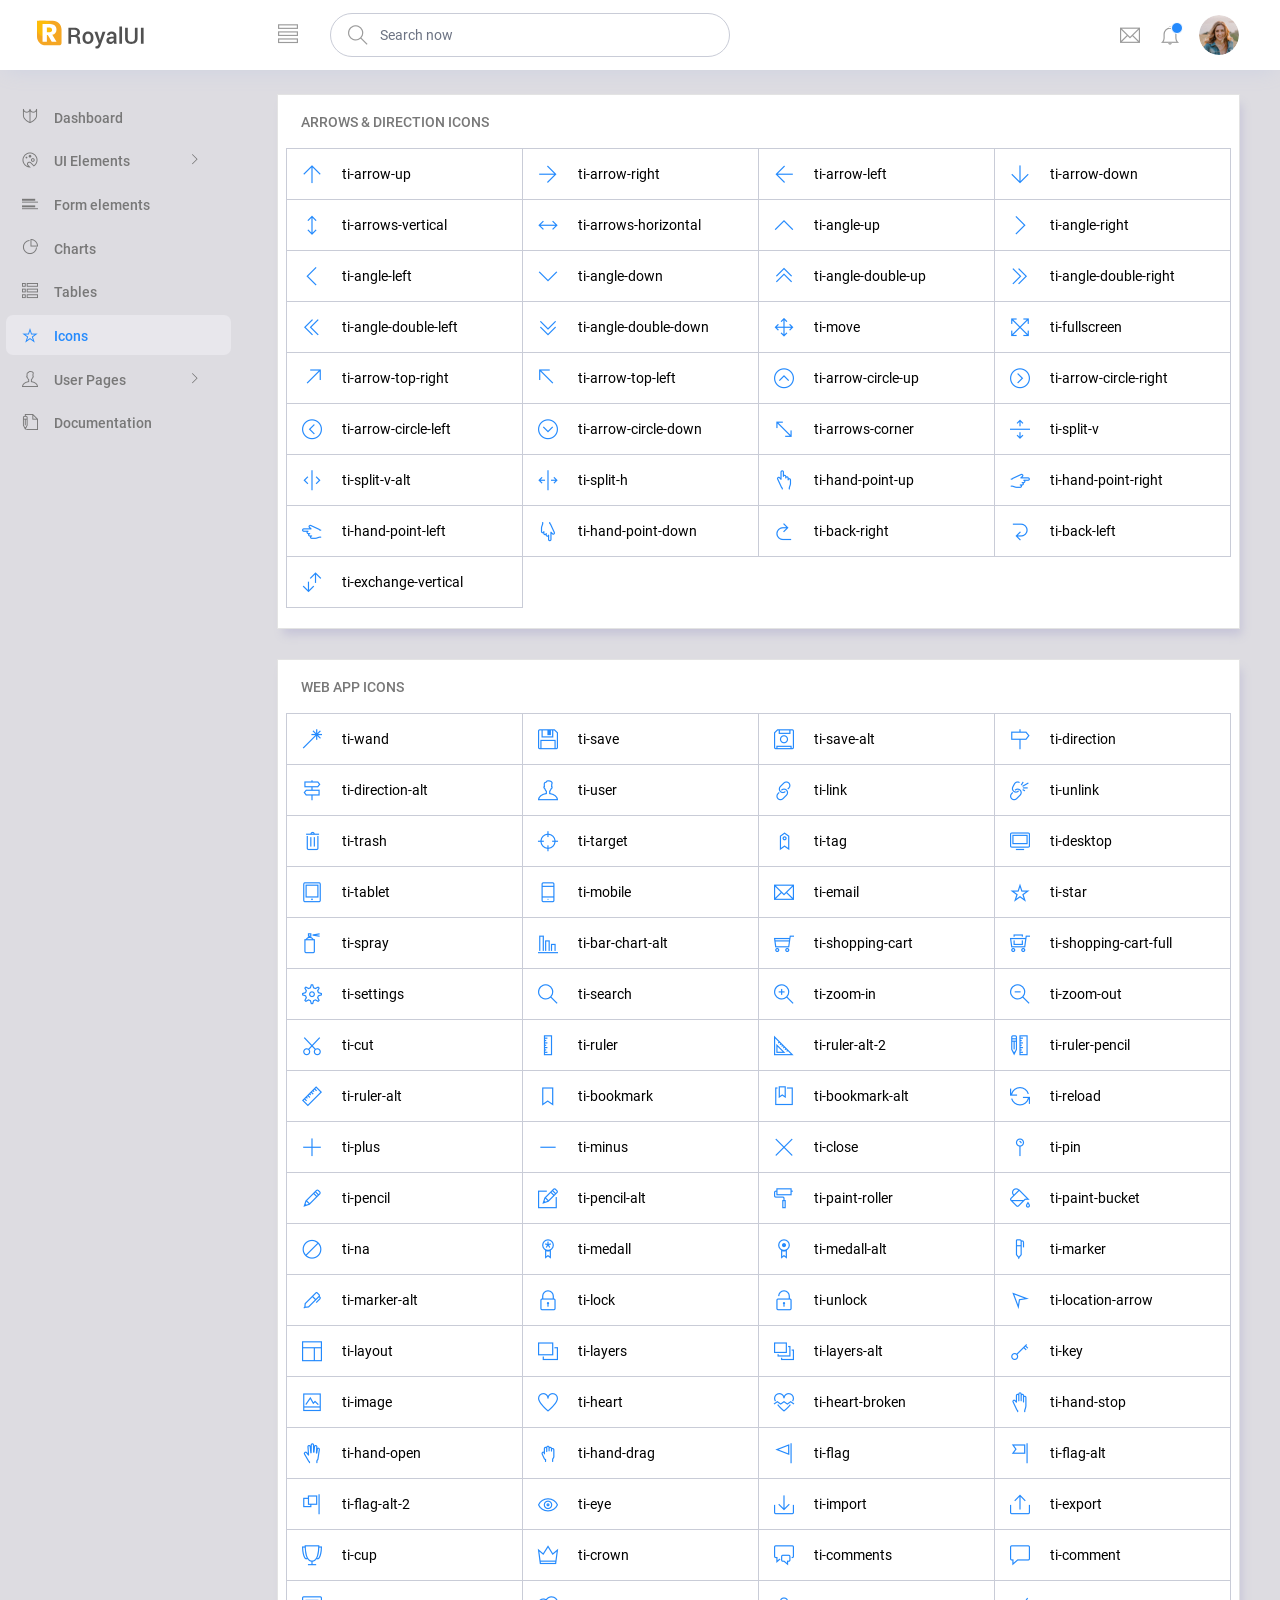
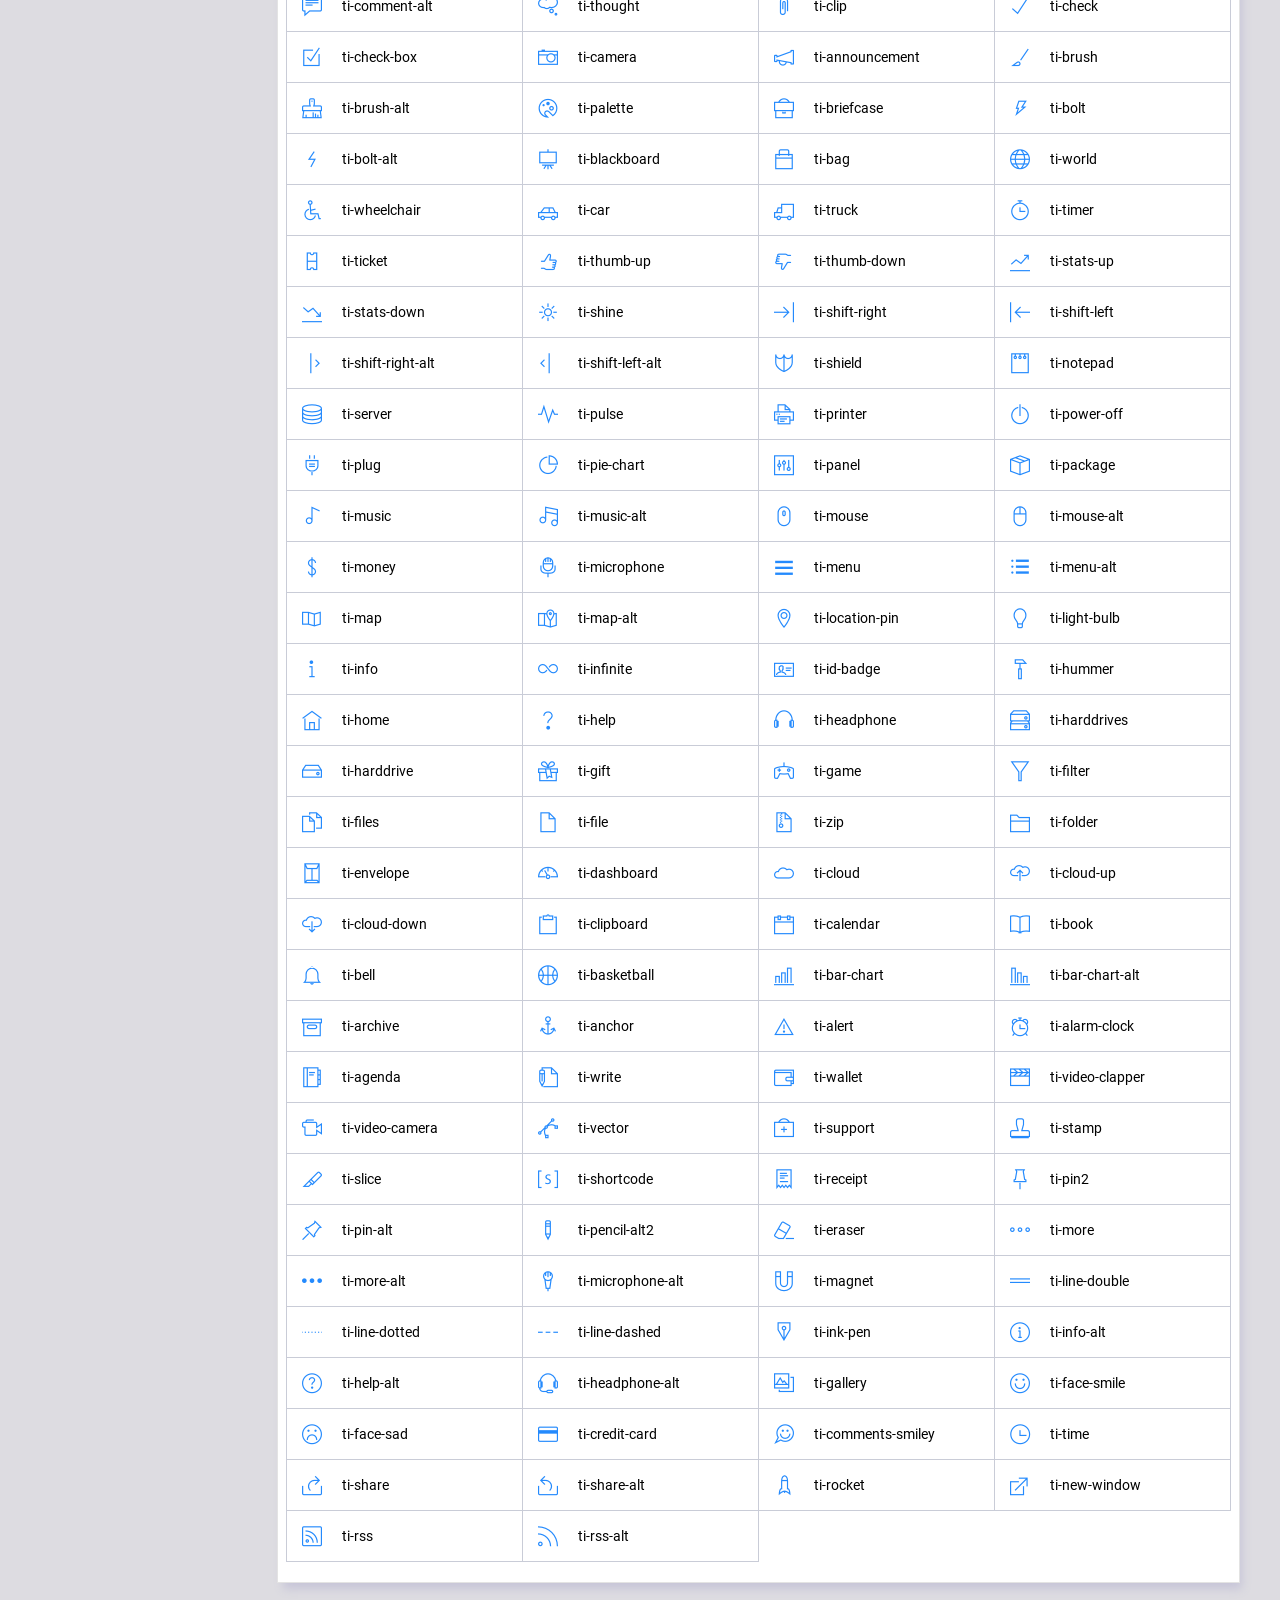
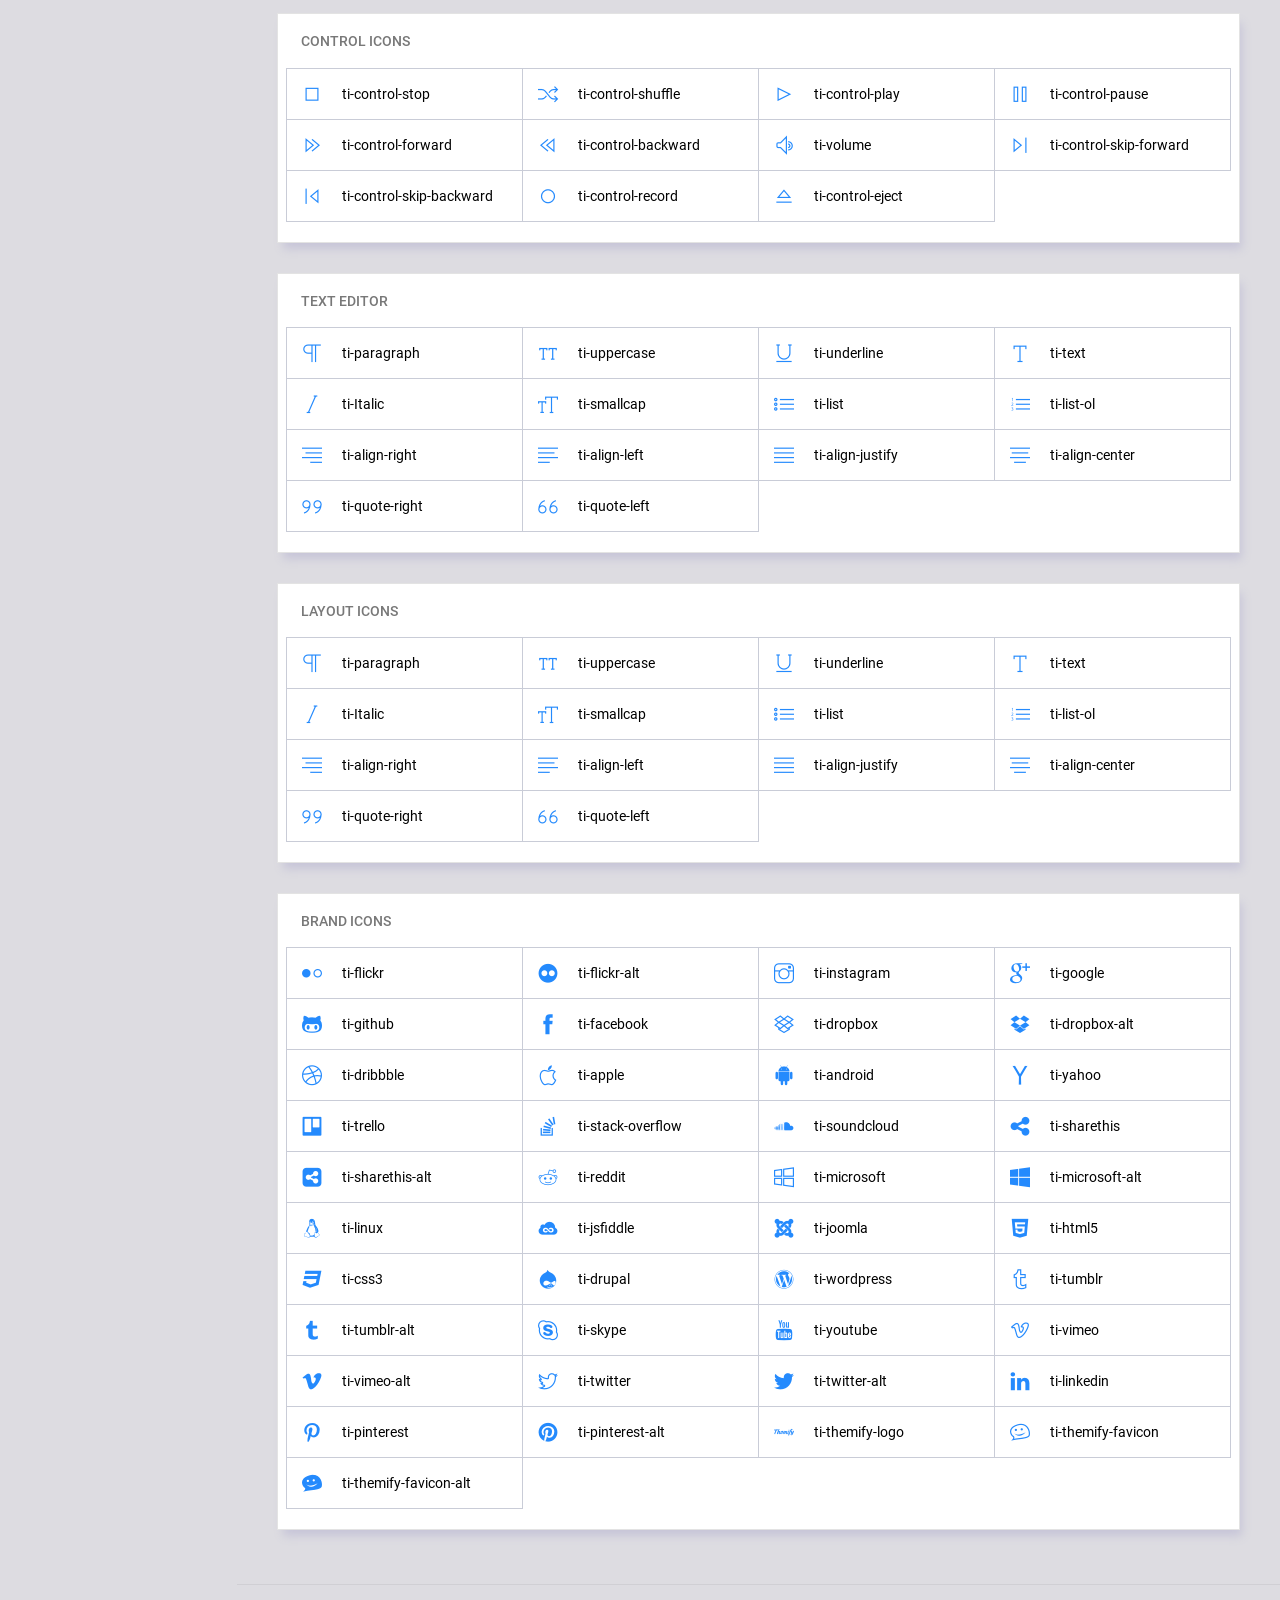
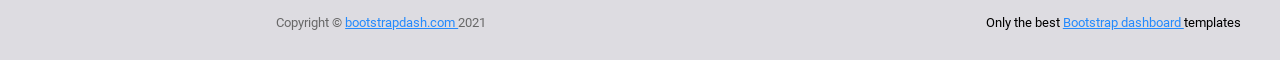
<file: static/admin/pages/icons/themify.html>
<!DOCTYPE html>
<html lang="en">

<head>
  <!-- Required meta tags -->
  <meta charset="utf-8">
  <meta name="viewport" content="width=device-width, initial-scale=1, shrink-to-fit=no">
  <title>RoyalUI Admin</title>
  <!-- plugins:css -->
  <link rel="stylesheet" href="../../vendors/ti-icons/css/themify-icons.css">
  <link rel="stylesheet" href="../../vendors/base/vendor.bundle.base.css">
  <!-- endinject -->
  <!-- plugin css for this page -->
  <!-- End plugin css for this page -->
  <!-- inject:css -->
  <link rel="stylesheet" href="../../css/style.css">
  <!-- endinject -->
  <link rel="shortcut icon" href="../../images/favicon.png" />
</head>

<body>
  <div class="container-scroller">
    <!-- partial:../../partials/_navbar.html -->
    <nav class="navbar col-lg-12 col-12 p-0 fixed-top d-flex flex-row">
      <div class="text-center navbar-brand-wrapper d-flex align-items-center justify-content-center">
        <a class="navbar-brand brand-logo me-5" href="../../index.html"><img src="../../images/logo.svg" class="me-2" alt="logo"/></a>
        <a class="navbar-brand brand-logo-mini" href="../../index.html"><img src="../../images/logo-mini.svg" alt="logo"/></a>
      </div>
      <div class="navbar-menu-wrapper d-flex align-items-center justify-content-end">
        <button class="navbar-toggler navbar-toggler align-self-center" type="button" data-toggle="minimize">
          <span class="ti-view-list"></span>
        </button>
        <ul class="navbar-nav mr-lg-2">
          <li class="nav-item nav-search d-none d-lg-block">
            <div class="input-group">
              <div class="input-group-prepend hover-cursor" id="navbar-search-icon">
                <span class="input-group-text" id="search">
                  <i class="ti-search"></i>
                </span>
              </div>
              <input type="text" class="form-control" id="navbar-search-input" placeholder="Search now" aria-label="search" aria-describedby="search">
            </div>
          </li>
        </ul>
        <ul class="navbar-nav navbar-nav-right">
          <li class="nav-item dropdown me-1">
            <a class="nav-link count-indicator dropdown-toggle d-flex justify-content-center align-items-center" id="messageDropdown" href="#" data-bs-toggle="dropdown">
              <i class="ti-email mx-0"></i>
            </a>
            <div class="dropdown-menu dropdown-menu-right navbar-dropdown" aria-labelledby="messageDropdown">
              <p class="mb-0 font-weight-normal float-left dropdown-header">Messages</p>
              <a class="dropdown-item">
                <div class="item-thumbnail">
                    <img src="../../images/faces/face4.jpg" alt="image" class="profile-pic">
                </div>
                <div class="item-content flex-grow">
                  <h6 class="ellipsis font-weight-normal">David Grey
                  </h6>
                  <p class="font-weight-light small-text text-muted mb-0">
                    The meeting is cancelled
                  </p>
                </div>
              </a>
              <a class="dropdown-item">
                <div class="item-thumbnail">
                    <img src="../../images/faces/face2.jpg" alt="image" class="profile-pic">
                </div>
                <div class="item-content flex-grow">
                  <h6 class="ellipsis font-weight-normal">Tim Cook
                  </h6>
                  <p class="font-weight-light small-text text-muted mb-0">
                    New product launch
                  </p>
                </div>
              </a>
              <a class="dropdown-item">
                <div class="item-thumbnail">
                    <img src="../../images/faces/face3.jpg" alt="image" class="profile-pic">
                </div>
                <div class="item-content flex-grow">
                  <h6 class="ellipsis font-weight-normal"> Johnson
                  </h6>
                  <p class="font-weight-light small-text text-muted mb-0">
                    Upcoming board meeting
                  </p>
                </div>
              </a>
            </div>
          </li>
          <li class="nav-item dropdown">
            <a class="nav-link count-indicator dropdown-toggle" id="notificationDropdown" href="#" data-bs-toggle="dropdown">
              <i class="ti-bell mx-0"></i>
              <span class="count"></span>
            </a>
            <div class="dropdown-menu dropdown-menu-right navbar-dropdown" aria-labelledby="notificationDropdown">
              <p class="mb-0 font-weight-normal float-left dropdown-header">Notifications</p>
              <a class="dropdown-item">
                <div class="item-thumbnail">
                  <div class="item-icon bg-success">
                    <i class="ti-info-alt mx-0"></i>
                  </div>
                </div>
                <div class="item-content">
                  <h6 class="font-weight-normal">Application Error</h6>
                  <p class="font-weight-light small-text mb-0 text-muted">
                    Just now
                  </p>
                </div>
              </a>
              <a class="dropdown-item">
                <div class="item-thumbnail">
                  <div class="item-icon bg-warning">
                    <i class="ti-settings mx-0"></i>
                  </div>
                </div>
                <div class="item-content">
                  <h6 class="font-weight-normal">Settings</h6>
                  <p class="font-weight-light small-text mb-0 text-muted">
                    Private message
                  </p>
                </div>
              </a>
              <a class="dropdown-item">
                <div class="item-thumbnail">
                  <div class="item-icon bg-info">
                    <i class="ti-user mx-0"></i>
                  </div>
                </div>
                <div class="item-content">
                  <h6 class="font-weight-normal">New user registration</h6>
                  <p class="font-weight-light small-text mb-0 text-muted">
                    2 days ago
                  </p>
                </div>
              </a>
            </div>
          </li>
          <li class="nav-item nav-profile dropdown">
            <a class="nav-link dropdown-toggle" href="#" data-bs-toggle="dropdown" id="profileDropdown">
              <img src="../../images/faces/face28.jpg" alt="profile"/>
            </a>
            <div class="dropdown-menu dropdown-menu-right navbar-dropdown" aria-labelledby="profileDropdown">
              <a class="dropdown-item">
                <i class="ti-settings text-primary"></i>
                Settings
              </a>
              <a class="dropdown-item">
                <i class="ti-power-off text-primary"></i>
                Logout
              </a>
            </div>
          </li>
        </ul>
        <button class="navbar-toggler navbar-toggler-right d-lg-none align-self-center" type="button" data-toggle="offcanvas">
          <span class="ti-view-list"></span>
        </button>
      </div>
    </nav>
    <!-- partial -->
    <div class="container-fluid page-body-wrapper">
      <!-- partial:../../partials/_sidebar.html -->
      <nav class="sidebar sidebar-offcanvas" id="sidebar">
        <ul class="nav">
          <li class="nav-item">
            <a class="nav-link" href="../../index.html">
              <i class="ti-shield menu-icon"></i>
              <span class="menu-title">Dashboard</span>
            </a>
          </li>
          <li class="nav-item">
            <a class="nav-link" data-bs-toggle="collapse" href="#ui-basic" aria-expanded="false" aria-controls="ui-basic">
              <i class="ti-palette menu-icon"></i>
              <span class="menu-title">UI Elements</span>
              <i class="menu-arrow"></i>
            </a>
            <div class="collapse" id="ui-basic">
              <ul class="nav flex-column sub-menu">
                <li class="nav-item"> <a class="nav-link" href="../../pages/ui-features/buttons.html">Buttons</a></li>
                <li class="nav-item"> <a class="nav-link" href="../../pages/ui-features/typography.html">Typography</a></li>
              </ul>
            </div>
          </li>
          <li class="nav-item">
            <a class="nav-link" href="../../pages/forms/basic_elements.html">
              <i class="ti-layout-list-post menu-icon"></i>
              <span class="menu-title">Form elements</span>
            </a>
          </li>
          <li class="nav-item">
            <a class="nav-link" href="../../pages/charts/chartjs.html">
              <i class="ti-pie-chart menu-icon"></i>
              <span class="menu-title">Charts</span>
            </a>
          </li>
          <li class="nav-item">
            <a class="nav-link" href="../../pages/tables/basic-table.html">
              <i class="ti-view-list-alt menu-icon"></i>
              <span class="menu-title">Tables</span>
            </a>
          </li>
          <li class="nav-item">
            <a class="nav-link" href="../../pages/icons/themify.html">
              <i class="ti-star menu-icon"></i>
              <span class="menu-title">Icons</span>
            </a>
          </li>
          <li class="nav-item">
            <a class="nav-link" data-bs-toggle="collapse" href="#auth" aria-expanded="false" aria-controls="auth">
              <i class="ti-user menu-icon"></i>
              <span class="menu-title">User Pages</span>
              <i class="menu-arrow"></i>
            </a>
            <div class="collapse" id="auth">
              <ul class="nav flex-column sub-menu">
                <li class="nav-item"> <a class="nav-link" href="../../pages/samples/login.html"> Login </a></li>
                <li class="nav-item"> <a class="nav-link" href="../../pages/samples/login-2.html"> Login 2 </a></li>
                <li class="nav-item"> <a class="nav-link" href="../../pages/samples/register.html"> Register </a></li>
                <li class="nav-item"> <a class="nav-link" href="../../pages/samples/register-2.html"> Register 2 </a></li>
                <li class="nav-item"> <a class="nav-link" href="../../pages/samples/lock-screen.html"> Lockscreen </a></li>
              </ul>
            </div>
          </li>
          <li class="nav-item">
            <a class="nav-link" href="../../documentation/documentation.html">
              <i class="ti-write menu-icon"></i>
              <span class="menu-title">Documentation</span>
            </a>
          </li>
        </ul>
      </nav>
      <!-- partial -->
      <div class="main-panel">          
        <div class="content-wrapper">
          <div class="row">
            <div class="col-lg-12 grid-margin">
              <div class="card">
                <div class="card-body">
                  <h4 class="card-title">Arrows & direction icons</h4>
                  <div class="icons-list row">
                    <div class="col-sm-6 col-md-4 col-lg-3"> <i class="ti-arrow-up"></i> ti-arrow-up </div>
                    <div class="col-sm-6 col-md-4 col-lg-3"> <i class="ti-arrow-right"></i> ti-arrow-right </div>
                    <div class="col-sm-6 col-md-4 col-lg-3"> <i class="ti-arrow-left"></i> ti-arrow-left </div>
                    <div class="col-sm-6 col-md-4 col-lg-3"> <i class="ti-arrow-down"></i> ti-arrow-down </div>
                    <div class="col-sm-6 col-md-4 col-lg-3"> <i class="ti-arrows-vertical"></i> ti-arrows-vertical </div>
                    <div class="col-sm-6 col-md-4 col-lg-3"> <i class="ti-arrows-horizontal"></i> ti-arrows-horizontal </div>
                    <div class="col-sm-6 col-md-4 col-lg-3"> <i class="ti-angle-up"></i> ti-angle-up </div>
                    <div class="col-sm-6 col-md-4 col-lg-3"> <i class="ti-angle-right"></i> ti-angle-right </div>
                    <div class="col-sm-6 col-md-4 col-lg-3"> <i class="ti-angle-left"></i> ti-angle-left </div>
                    <div class="col-sm-6 col-md-4 col-lg-3"> <i class="ti-angle-down"></i> ti-angle-down </div>
                    <div class="col-sm-6 col-md-4 col-lg-3"> <i class="ti-angle-double-up"></i> ti-angle-double-up </div>
                    <div class="col-sm-6 col-md-4 col-lg-3"> <i class="ti-angle-double-right"></i> ti-angle-double-right </div>
                    <div class="col-sm-6 col-md-4 col-lg-3"> <i class="ti-angle-double-left"></i> ti-angle-double-left </div>
                    <div class="col-sm-6 col-md-4 col-lg-3"> <i class="ti-angle-double-down"></i> ti-angle-double-down </div>
                    <div class="col-sm-6 col-md-4 col-lg-3"> <i class="ti-move"></i> ti-move </div>
                    <div class="col-sm-6 col-md-4 col-lg-3"> <i class="ti-fullscreen"></i> ti-fullscreen </div>
                    <div class="col-sm-6 col-md-4 col-lg-3"> <i class="ti-arrow-top-right"></i> ti-arrow-top-right </div>
                    <div class="col-sm-6 col-md-4 col-lg-3"> <i class="ti-arrow-top-left"></i> ti-arrow-top-left </div>
                    <div class="col-sm-6 col-md-4 col-lg-3"> <i class="ti-arrow-circle-up"></i> ti-arrow-circle-up </div>
                    <div class="col-sm-6 col-md-4 col-lg-3"> <i class="ti-arrow-circle-right"></i> ti-arrow-circle-right </div>
                    <div class="col-sm-6 col-md-4 col-lg-3"> <i class="ti-arrow-circle-left"></i> ti-arrow-circle-left </div>
                    <div class="col-sm-6 col-md-4 col-lg-3"> <i class="ti-arrow-circle-down"></i> ti-arrow-circle-down </div>
                    <div class="col-sm-6 col-md-4 col-lg-3"> <i class="ti-arrows-corner"></i> ti-arrows-corner </div>
                    <div class="col-sm-6 col-md-4 col-lg-3"> <i class="ti-split-v"></i> ti-split-v </div>
                    <div class="col-sm-6 col-md-4 col-lg-3"> <i class="ti-split-v-alt"></i> ti-split-v-alt </div>
                    <div class="col-sm-6 col-md-4 col-lg-3"> <i class="ti-split-h"></i> ti-split-h </div>
                    <div class="col-sm-6 col-md-4 col-lg-3"> <i class="ti-hand-point-up"></i> ti-hand-point-up </div>
                    <div class="col-sm-6 col-md-4 col-lg-3"> <i class="ti-hand-point-right"></i> ti-hand-point-right </div>
                    <div class="col-sm-6 col-md-4 col-lg-3"> <i class="ti-hand-point-left"></i> ti-hand-point-left </div>
                    <div class="col-sm-6 col-md-4 col-lg-3"> <i class="ti-hand-point-down"></i> ti-hand-point-down </div>
                    <div class="col-sm-6 col-md-4 col-lg-3"> <i class="ti-back-right"></i> ti-back-right </div>
                    <div class="col-sm-6 col-md-4 col-lg-3"> <i class="ti-back-left"></i> ti-back-left </div>
                    <div class="col-sm-6 col-md-4 col-lg-3"> <i class="ti-exchange-vertical"></i> ti-exchange-vertical </div>
                  </div>
                </div>
              </div>
            </div>
            <div class="col-lg-12 grid-margin">
              <div class="card">
                <div class="card-body">
                  <h4 class="card-title">Web app icons</h4>
                  <div class="icons-list row">
                    <div class="col-sm-6 col-md-4 col-lg-3"> <i class="ti-wand"></i> ti-wand </div>
                    <div class="col-sm-6 col-md-4 col-lg-3"> <i class="ti-save"></i> ti-save </div>
                    <div class="col-sm-6 col-md-4 col-lg-3"> <i class="ti-save-alt"></i> ti-save-alt </div>
                    <div class="col-sm-6 col-md-4 col-lg-3"> <i class="ti-direction"></i> ti-direction </div>
                    <div class="col-sm-6 col-md-4 col-lg-3"> <i class="ti-direction-alt"></i> ti-direction-alt </div>
                    <div class="col-sm-6 col-md-4 col-lg-3"> <i class="ti-user"></i> ti-user </div>
                    <div class="col-sm-6 col-md-4 col-lg-3"> <i class="ti-link"></i> ti-link </div>
                    <div class="col-sm-6 col-md-4 col-lg-3"> <i class="ti-unlink"></i> ti-unlink </div>
                    <div class="col-sm-6 col-md-4 col-lg-3"> <i class="ti-trash"></i> ti-trash </div>
                    <div class="col-sm-6 col-md-4 col-lg-3"> <i class="ti-target"></i> ti-target </div>
                    <div class="col-sm-6 col-md-4 col-lg-3"> <i class="ti-tag"></i> ti-tag </div>
                    <div class="col-sm-6 col-md-4 col-lg-3"> <i class="ti-desktop"></i> ti-desktop </div>
                    <div class="col-sm-6 col-md-4 col-lg-3"> <i class="ti-tablet"></i> ti-tablet </div>
                    <div class="col-sm-6 col-md-4 col-lg-3"> <i class="ti-mobile"></i> ti-mobile </div>
                    <div class="col-sm-6 col-md-4 col-lg-3"> <i class="ti-email"></i> ti-email </div>
                    <div class="col-sm-6 col-md-4 col-lg-3"> <i class="ti-star"></i> ti-star </div>
                    <div class="col-sm-6 col-md-4 col-lg-3"> <i class="ti-spray"></i> ti-spray </div>
                    <div class="col-sm-6 col-md-4 col-lg-3"> <i class="ti-bar-chart-alt"></i> ti-bar-chart-alt </div>
                    <div class="col-sm-6 col-md-4 col-lg-3"> <i class="ti-shopping-cart"></i> ti-shopping-cart </div>
                    <div class="col-sm-6 col-md-4 col-lg-3"> <i class="ti-shopping-cart-full"></i> ti-shopping-cart-full </div>
                    <div class="col-sm-6 col-md-4 col-lg-3"> <i class="ti-settings"></i> ti-settings </div>
                    <div class="col-sm-6 col-md-4 col-lg-3"> <i class="ti-search"></i> ti-search </div>
                    <div class="col-sm-6 col-md-4 col-lg-3"> <i class="ti-zoom-in"></i> ti-zoom-in </div>
                    <div class="col-sm-6 col-md-4 col-lg-3"> <i class="ti-zoom-out"></i> ti-zoom-out </div>
                    <div class="col-sm-6 col-md-4 col-lg-3"> <i class="ti-cut"></i> ti-cut </div>
                    <div class="col-sm-6 col-md-4 col-lg-3"> <i class="ti-ruler"></i> ti-ruler </div>
                    <div class="col-sm-6 col-md-4 col-lg-3"> <i class="ti-ruler-alt-2"></i> ti-ruler-alt-2 </div>
                    <div class="col-sm-6 col-md-4 col-lg-3"> <i class="ti-ruler-pencil"></i> ti-ruler-pencil </div>
                    <div class="col-sm-6 col-md-4 col-lg-3"> <i class="ti-ruler-alt"></i> ti-ruler-alt </div>
                    <div class="col-sm-6 col-md-4 col-lg-3"> <i class="ti-bookmark"></i> ti-bookmark </div>
                    <div class="col-sm-6 col-md-4 col-lg-3"> <i class="ti-bookmark-alt"></i> ti-bookmark-alt </div>
                    <div class="col-sm-6 col-md-4 col-lg-3"> <i class="ti-reload"></i> ti-reload </div>
                    <div class="col-sm-6 col-md-4 col-lg-3"> <i class="ti-plus"></i> ti-plus </div>
                    <div class="col-sm-6 col-md-4 col-lg-3"> <i class="ti-minus"></i> ti-minus </div>
                    <div class="col-sm-6 col-md-4 col-lg-3"> <i class="ti-close"></i> ti-close </div>
                    <div class="col-sm-6 col-md-4 col-lg-3"> <i class="ti-pin"></i> ti-pin </div>
                    <div class="col-sm-6 col-md-4 col-lg-3"> <i class="ti-pencil"></i> ti-pencil </div>
                    <div class="col-sm-6 col-md-4 col-lg-3"> <i class="ti-pencil-alt"></i> ti-pencil-alt </div>
                    <div class="col-sm-6 col-md-4 col-lg-3"> <i class="ti-paint-roller"></i> ti-paint-roller </div>
                    <div class="col-sm-6 col-md-4 col-lg-3"> <i class="ti-paint-bucket"></i> ti-paint-bucket </div>
                    <div class="col-sm-6 col-md-4 col-lg-3"> <i class="ti-na"></i> ti-na </div>
                    <div class="col-sm-6 col-md-4 col-lg-3"> <i class="ti-medall"></i> ti-medall </div>
                    <div class="col-sm-6 col-md-4 col-lg-3"> <i class="ti-medall-alt"></i> ti-medall-alt </div>
                    <div class="col-sm-6 col-md-4 col-lg-3"> <i class="ti-marker"></i> ti-marker </div>
                    <div class="col-sm-6 col-md-4 col-lg-3"> <i class="ti-marker-alt"></i> ti-marker-alt </div>
                    <div class="col-sm-6 col-md-4 col-lg-3"> <i class="ti-lock"></i> ti-lock </div>
                    <div class="col-sm-6 col-md-4 col-lg-3"> <i class="ti-unlock"></i> ti-unlock </div>
                    <div class="col-sm-6 col-md-4 col-lg-3"> <i class="ti-location-arrow"></i> ti-location-arrow </div>
                    <div class="col-sm-6 col-md-4 col-lg-3"> <i class="ti-layout"></i> ti-layout </div>
                    <div class="col-sm-6 col-md-4 col-lg-3"> <i class="ti-layers"></i> ti-layers </div>
                    <div class="col-sm-6 col-md-4 col-lg-3"> <i class="ti-layers-alt"></i> ti-layers-alt </div>
                    <div class="col-sm-6 col-md-4 col-lg-3"> <i class="ti-key"></i> ti-key </div>
                    <div class="col-sm-6 col-md-4 col-lg-3"> <i class="ti-image"></i> ti-image </div>
                    <div class="col-sm-6 col-md-4 col-lg-3"> <i class="ti-heart"></i> ti-heart </div>
                    <div class="col-sm-6 col-md-4 col-lg-3"> <i class="ti-heart-broken"></i> ti-heart-broken </div>
                    <div class="col-sm-6 col-md-4 col-lg-3"> <i class="ti-hand-stop"></i> ti-hand-stop </div>
                    <div class="col-sm-6 col-md-4 col-lg-3"> <i class="ti-hand-open"></i> ti-hand-open </div>
                    <div class="col-sm-6 col-md-4 col-lg-3"> <i class="ti-hand-drag"></i> ti-hand-drag </div>
                    <div class="col-sm-6 col-md-4 col-lg-3"> <i class="ti-flag"></i> ti-flag </div>
                    <div class="col-sm-6 col-md-4 col-lg-3"> <i class="ti-flag-alt"></i> ti-flag-alt </div>
                    <div class="col-sm-6 col-md-4 col-lg-3"> <i class="ti-flag-alt-2"></i> ti-flag-alt-2 </div>
                    <div class="col-sm-6 col-md-4 col-lg-3"> <i class="ti-eye"></i> ti-eye </div>
                    <div class="col-sm-6 col-md-4 col-lg-3"> <i class="ti-import"></i> ti-import </div>
                    <div class="col-sm-6 col-md-4 col-lg-3"> <i class="ti-export"></i> ti-export </div>
                    <div class="col-sm-6 col-md-4 col-lg-3"> <i class="ti-cup"></i> ti-cup </div>
                    <div class="col-sm-6 col-md-4 col-lg-3"> <i class="ti-crown"></i> ti-crown </div>
                    <div class="col-sm-6 col-md-4 col-lg-3"> <i class="ti-comments"></i> ti-comments </div>
                    <div class="col-sm-6 col-md-4 col-lg-3"> <i class="ti-comment"></i> ti-comment </div>
                    <div class="col-sm-6 col-md-4 col-lg-3"> <i class="ti-comment-alt"></i> ti-comment-alt </div>
                    <div class="col-sm-6 col-md-4 col-lg-3"> <i class="ti-thought"></i> ti-thought </div>
                    <div class="col-sm-6 col-md-4 col-lg-3"> <i class="ti-clip"></i> ti-clip </div>
                    <div class="col-sm-6 col-md-4 col-lg-3"> <i class="ti-check"></i> ti-check </div>
                    <div class="col-sm-6 col-md-4 col-lg-3"> <i class="ti-check-box"></i> ti-check-box </div>
                    <div class="col-sm-6 col-md-4 col-lg-3"> <i class="ti-camera"></i> ti-camera </div>
                    <div class="col-sm-6 col-md-4 col-lg-3"> <i class="ti-announcement"></i> ti-announcement </div>
                    <div class="col-sm-6 col-md-4 col-lg-3"> <i class="ti-brush"></i> ti-brush </div>
                    <div class="col-sm-6 col-md-4 col-lg-3"> <i class="ti-brush-alt"></i> ti-brush-alt </div>
                    <div class="col-sm-6 col-md-4 col-lg-3"> <i class="ti-palette"></i> ti-palette </div>
                    <div class="col-sm-6 col-md-4 col-lg-3"> <i class="ti-briefcase"></i> ti-briefcase </div>
                    <div class="col-sm-6 col-md-4 col-lg-3"> <i class="ti-bolt"></i> ti-bolt </div>
                    <div class="col-sm-6 col-md-4 col-lg-3"> <i class="ti-bolt-alt"></i> ti-bolt-alt </div>
                    <div class="col-sm-6 col-md-4 col-lg-3"> <i class="ti-blackboard"></i> ti-blackboard </div>
                    <div class="col-sm-6 col-md-4 col-lg-3"> <i class="ti-bag"></i> ti-bag </div>
                    <div class="col-sm-6 col-md-4 col-lg-3"> <i class="ti-world"></i> ti-world </div>
                    <div class="col-sm-6 col-md-4 col-lg-3"> <i class="ti-wheelchair"></i> ti-wheelchair </div>
                    <div class="col-sm-6 col-md-4 col-lg-3"> <i class="ti-car"></i> ti-car </div>
                    <div class="col-sm-6 col-md-4 col-lg-3"> <i class="ti-truck"></i> ti-truck </div>
                    <div class="col-sm-6 col-md-4 col-lg-3"> <i class="ti-timer"></i> ti-timer </div>
                    <div class="col-sm-6 col-md-4 col-lg-3"> <i class="ti-ticket"></i> ti-ticket </div>
                    <div class="col-sm-6 col-md-4 col-lg-3"> <i class="ti-thumb-up"></i> ti-thumb-up </div>
                    <div class="col-sm-6 col-md-4 col-lg-3"> <i class="ti-thumb-down"></i> ti-thumb-down </div>
                    <div class="col-sm-6 col-md-4 col-lg-3"> <i class="ti-stats-up"></i> ti-stats-up </div>
                    <div class="col-sm-6 col-md-4 col-lg-3"> <i class="ti-stats-down"></i> ti-stats-down </div>
                    <div class="col-sm-6 col-md-4 col-lg-3"> <i class="ti-shine"></i> ti-shine </div>
                    <div class="col-sm-6 col-md-4 col-lg-3"> <i class="ti-shift-right"></i> ti-shift-right </div>
                    <div class="col-sm-6 col-md-4 col-lg-3"> <i class="ti-shift-left"></i> ti-shift-left </div>
                    <div class="col-sm-6 col-md-4 col-lg-3"> <i class="ti-shift-right-alt"></i> ti-shift-right-alt </div>
                    <div class="col-sm-6 col-md-4 col-lg-3"> <i class="ti-shift-left-alt"></i> ti-shift-left-alt </div>
                    <div class="col-sm-6 col-md-4 col-lg-3"> <i class="ti-shield"></i> ti-shield </div>
                    <div class="col-sm-6 col-md-4 col-lg-3"> <i class="ti-notepad"></i> ti-notepad </div>
                    <div class="col-sm-6 col-md-4 col-lg-3"> <i class="ti-server"></i> ti-server </div>
                    <div class="col-sm-6 col-md-4 col-lg-3"> <i class="ti-pulse"></i> ti-pulse </div>
                    <div class="col-sm-6 col-md-4 col-lg-3"> <i class="ti-printer"></i> ti-printer </div>
                    <div class="col-sm-6 col-md-4 col-lg-3"> <i class="ti-power-off"></i> ti-power-off </div>
                    <div class="col-sm-6 col-md-4 col-lg-3"> <i class="ti-plug"></i> ti-plug </div>
                    <div class="col-sm-6 col-md-4 col-lg-3"> <i class="ti-pie-chart"></i> ti-pie-chart </div>
                    <div class="col-sm-6 col-md-4 col-lg-3"> <i class="ti-panel"></i> ti-panel </div>
                    <div class="col-sm-6 col-md-4 col-lg-3"> <i class="ti-package"></i> ti-package </div>
                    <div class="col-sm-6 col-md-4 col-lg-3"> <i class="ti-music"></i> ti-music </div>
                    <div class="col-sm-6 col-md-4 col-lg-3"> <i class="ti-music-alt"></i> ti-music-alt </div>
                    <div class="col-sm-6 col-md-4 col-lg-3"> <i class="ti-mouse"></i> ti-mouse </div>
                    <div class="col-sm-6 col-md-4 col-lg-3"> <i class="ti-mouse-alt"></i> ti-mouse-alt </div>
                    <div class="col-sm-6 col-md-4 col-lg-3"> <i class="ti-money"></i> ti-money </div>
                    <div class="col-sm-6 col-md-4 col-lg-3"> <i class="ti-microphone"></i> ti-microphone </div>
                    <div class="col-sm-6 col-md-4 col-lg-3"> <i class="ti-menu"></i> ti-menu </div>
                    <div class="col-sm-6 col-md-4 col-lg-3"> <i class="ti-menu-alt"></i> ti-menu-alt </div>
                    <div class="col-sm-6 col-md-4 col-lg-3"> <i class="ti-map"></i> ti-map </div>
                    <div class="col-sm-6 col-md-4 col-lg-3"> <i class="ti-map-alt"></i> ti-map-alt </div>
                    <div class="col-sm-6 col-md-4 col-lg-3"> <i class="ti-location-pin"></i> ti-location-pin </div>
                    <div class="col-sm-6 col-md-4 col-lg-3"> <i class="ti-light-bulb"></i> ti-light-bulb </div>
                    <div class="col-sm-6 col-md-4 col-lg-3"> <i class="ti-info"></i> ti-info </div>
                    <div class="col-sm-6 col-md-4 col-lg-3"> <i class="ti-infinite"></i> ti-infinite </div>
                    <div class="col-sm-6 col-md-4 col-lg-3"> <i class="ti-id-badge"></i> ti-id-badge </div>
                    <div class="col-sm-6 col-md-4 col-lg-3"> <i class="ti-hummer"></i> ti-hummer </div>
                    <div class="col-sm-6 col-md-4 col-lg-3"> <i class="ti-home"></i> ti-home </div>
                    <div class="col-sm-6 col-md-4 col-lg-3"> <i class="ti-help"></i> ti-help </div>
                    <div class="col-sm-6 col-md-4 col-lg-3"> <i class="ti-headphone"></i> ti-headphone </div>
                    <div class="col-sm-6 col-md-4 col-lg-3"> <i class="ti-harddrives"></i> ti-harddrives </div>
                    <div class="col-sm-6 col-md-4 col-lg-3"> <i class="ti-harddrive"></i> ti-harddrive </div>
                    <div class="col-sm-6 col-md-4 col-lg-3"> <i class="ti-gift"></i> ti-gift </div>
                    <div class="col-sm-6 col-md-4 col-lg-3"> <i class="ti-game"></i> ti-game </div>
                    <div class="col-sm-6 col-md-4 col-lg-3"> <i class="ti-filter"></i> ti-filter </div>
                    <div class="col-sm-6 col-md-4 col-lg-3"> <i class="ti-files"></i> ti-files </div>
                    <div class="col-sm-6 col-md-4 col-lg-3"> <i class="ti-file"></i> ti-file </div>
                    <div class="col-sm-6 col-md-4 col-lg-3"> <i class="ti-zip"></i> ti-zip </div>
                    <div class="col-sm-6 col-md-4 col-lg-3"> <i class="ti-folder"></i> ti-folder </div>
                    <div class="col-sm-6 col-md-4 col-lg-3"> <i class="ti-envelope"></i> ti-envelope </div>
                    <div class="col-sm-6 col-md-4 col-lg-3"> <i class="ti-dashboard"></i> ti-dashboard </div>
                    <div class="col-sm-6 col-md-4 col-lg-3"> <i class="ti-cloud"></i> ti-cloud </div>
                    <div class="col-sm-6 col-md-4 col-lg-3"> <i class="ti-cloud-up"></i> ti-cloud-up </div>
                    <div class="col-sm-6 col-md-4 col-lg-3"> <i class="ti-cloud-down"></i> ti-cloud-down </div>
                    <div class="col-sm-6 col-md-4 col-lg-3"> <i class="ti-clipboard"></i> ti-clipboard </div>
                    <div class="col-sm-6 col-md-4 col-lg-3"> <i class="ti-calendar"></i> ti-calendar </div>
                    <div class="col-sm-6 col-md-4 col-lg-3"> <i class="ti-book"></i> ti-book </div>
                    <div class="col-sm-6 col-md-4 col-lg-3"> <i class="ti-bell"></i> ti-bell </div>
                    <div class="col-sm-6 col-md-4 col-lg-3"> <i class="ti-basketball"></i> ti-basketball </div>
                    <div class="col-sm-6 col-md-4 col-lg-3"> <i class="ti-bar-chart"></i> ti-bar-chart </div>
                    <div class="col-sm-6 col-md-4 col-lg-3"> <i class="ti-bar-chart-alt"></i> ti-bar-chart-alt </div>
                    <div class="col-sm-6 col-md-4 col-lg-3"> <i class="ti-archive"></i> ti-archive </div>
                    <div class="col-sm-6 col-md-4 col-lg-3"> <i class="ti-anchor"></i> ti-anchor </div>
                    <div class="col-sm-6 col-md-4 col-lg-3"> <i class="ti-alert"></i> ti-alert </div>
                    <div class="col-sm-6 col-md-4 col-lg-3"> <i class="ti-alarm-clock"></i> ti-alarm-clock </div>
                    <div class="col-sm-6 col-md-4 col-lg-3"> <i class="ti-agenda"></i> ti-agenda </div>
                    <div class="col-sm-6 col-md-4 col-lg-3"> <i class="ti-write"></i> ti-write </div>
                    <div class="col-sm-6 col-md-4 col-lg-3"> <i class="ti-wallet"></i> ti-wallet </div>
                    <div class="col-sm-6 col-md-4 col-lg-3"> <i class="ti-video-clapper"></i> ti-video-clapper </div>
                    <div class="col-sm-6 col-md-4 col-lg-3"> <i class="ti-video-camera"></i> ti-video-camera </div>
                    <div class="col-sm-6 col-md-4 col-lg-3"> <i class="ti-vector"></i> ti-vector </div>
                    <div class="col-sm-6 col-md-4 col-lg-3"> <i class="ti-support"></i> ti-support </div>
                    <div class="col-sm-6 col-md-4 col-lg-3"> <i class="ti-stamp"></i> ti-stamp </div>
                    <div class="col-sm-6 col-md-4 col-lg-3"> <i class="ti-slice"></i> ti-slice </div>
                    <div class="col-sm-6 col-md-4 col-lg-3"> <i class="ti-shortcode"></i> ti-shortcode </div>
                    <div class="col-sm-6 col-md-4 col-lg-3"> <i class="ti-receipt"></i> ti-receipt </div>
                    <div class="col-sm-6 col-md-4 col-lg-3"> <i class="ti-pin2"></i> ti-pin2 </div>
                    <div class="col-sm-6 col-md-4 col-lg-3"> <i class="ti-pin-alt"></i> ti-pin-alt </div>
                    <div class="col-sm-6 col-md-4 col-lg-3"> <i class="ti-pencil-alt2"></i> ti-pencil-alt2 </div>
                    <div class="col-sm-6 col-md-4 col-lg-3"> <i class="ti-eraser"></i> ti-eraser </div>
                    <div class="col-sm-6 col-md-4 col-lg-3"> <i class="ti-more"></i> ti-more </div>
                    <div class="col-sm-6 col-md-4 col-lg-3"> <i class="ti-more-alt"></i> ti-more-alt </div>
                    <div class="col-sm-6 col-md-4 col-lg-3"> <i class="ti-microphone-alt"></i> ti-microphone-alt </div>
                    <div class="col-sm-6 col-md-4 col-lg-3"> <i class="ti-magnet"></i> ti-magnet </div>
                    <div class="col-sm-6 col-md-4 col-lg-3"> <i class="ti-line-double"></i> ti-line-double </div>
                    <div class="col-sm-6 col-md-4 col-lg-3"> <i class="ti-line-dotted"></i> ti-line-dotted </div>
                    <div class="col-sm-6 col-md-4 col-lg-3"> <i class="ti-line-dashed"></i> ti-line-dashed </div>
                    <div class="col-sm-6 col-md-4 col-lg-3"> <i class="ti-ink-pen"></i> ti-ink-pen </div>
                    <div class="col-sm-6 col-md-4 col-lg-3"> <i class="ti-info-alt"></i> ti-info-alt </div>
                    <div class="col-sm-6 col-md-4 col-lg-3"> <i class="ti-help-alt"></i> ti-help-alt </div>
                    <div class="col-sm-6 col-md-4 col-lg-3"> <i class="ti-headphone-alt"></i> ti-headphone-alt </div>
                    <div class="col-sm-6 col-md-4 col-lg-3"> <i class="ti-gallery"></i> ti-gallery </div>
                    <div class="col-sm-6 col-md-4 col-lg-3"> <i class="ti-face-smile"></i> ti-face-smile </div>
                    <div class="col-sm-6 col-md-4 col-lg-3"> <i class="ti-face-sad"></i> ti-face-sad </div>
                    <div class="col-sm-6 col-md-4 col-lg-3"> <i class="ti-credit-card"></i> ti-credit-card </div>
                    <div class="col-sm-6 col-md-4 col-lg-3"> <i class="ti-comments-smiley"></i> ti-comments-smiley </div>
                    <div class="col-sm-6 col-md-4 col-lg-3"> <i class="ti-time"></i> ti-time </div>
                    <div class="col-sm-6 col-md-4 col-lg-3"> <i class="ti-share"></i> ti-share </div>
                    <div class="col-sm-6 col-md-4 col-lg-3"> <i class="ti-share-alt"></i> ti-share-alt </div>
                    <div class="col-sm-6 col-md-4 col-lg-3"> <i class="ti-rocket"></i> ti-rocket </div>
                    <div class="col-sm-6 col-md-4 col-lg-3"> <i class="ti-new-window"></i> ti-new-window </div>
                    <div class="col-sm-6 col-md-4 col-lg-3"> <i class="ti-rss"></i> ti-rss </div>
                    <div class="col-sm-6 col-md-4 col-lg-3"> <i class="ti-rss-alt"></i> ti-rss-alt </div>
                  </div>
                </div>
              </div>
            </div>
            <div class="col-lg-12 grid-margin">
              <div class="card">
                <div class="card-body">
                  <h4 class="card-title">Control icons</h4>
                  <div class="icons-list row">
                    <div class="col-sm-6 col-md-4 col-lg-3"> <i class="ti-control-stop"></i> ti-control-stop </div>
                    <div class="col-sm-6 col-md-4 col-lg-3"> <i class="ti-control-shuffle"></i> ti-control-shuffle </div>
                    <div class="col-sm-6 col-md-4 col-lg-3"> <i class="ti-control-play"></i> ti-control-play </div>
                    <div class="col-sm-6 col-md-4 col-lg-3"> <i class="ti-control-pause"></i> ti-control-pause </div>
                    <div class="col-sm-6 col-md-4 col-lg-3"> <i class="ti-control-forward"></i> ti-control-forward </div>
                    <div class="col-sm-6 col-md-4 col-lg-3"> <i class="ti-control-backward"></i> ti-control-backward </div>
                    <div class="col-sm-6 col-md-4 col-lg-3"> <i class="ti-volume"></i> ti-volume </div>
                    <div class="col-sm-6 col-md-4 col-lg-3"> <i class="ti-control-skip-forward"></i> ti-control-skip-forward </div>
                    <div class="col-sm-6 col-md-4 col-lg-3"> <i class="ti-control-skip-backward"></i> ti-control-skip-backward </div>
                    <div class="col-sm-6 col-md-4 col-lg-3"> <i class="ti-control-record"></i> ti-control-record </div>
                    <div class="col-sm-6 col-md-4 col-lg-3"> <i class="ti-control-eject"></i> ti-control-eject </div>
                  </div>
                </div>
              </div>
            </div>
            <div class="col-lg-12 grid-margin">
              <div class="card">
                <div class="card-body">
                  <h4 class="card-title">Text editor</h4>
                  <div class="icons-list row">
                    <div class="col-sm-6 col-md-4 col-lg-3"> <i class="ti-paragraph"></i> ti-paragraph </div>
                    <div class="col-sm-6 col-md-4 col-lg-3"> <i class="ti-uppercase"></i> ti-uppercase </div>
                    <div class="col-sm-6 col-md-4 col-lg-3"> <i class="ti-underline"></i> ti-underline </div>
                    <div class="col-sm-6 col-md-4 col-lg-3"> <i class="ti-text"></i> ti-text </div>
                    <div class="col-sm-6 col-md-4 col-lg-3"> <i class="ti-Italic"></i> ti-Italic </div>
                    <div class="col-sm-6 col-md-4 col-lg-3"> <i class="ti-smallcap"></i> ti-smallcap </div>
                    <div class="col-sm-6 col-md-4 col-lg-3"> <i class="ti-list"></i> ti-list </div>
                    <div class="col-sm-6 col-md-4 col-lg-3"> <i class="ti-list-ol"></i> ti-list-ol </div>
                    <div class="col-sm-6 col-md-4 col-lg-3"> <i class="ti-align-right"></i> ti-align-right </div>
                    <div class="col-sm-6 col-md-4 col-lg-3"> <i class="ti-align-left"></i> ti-align-left </div>
                    <div class="col-sm-6 col-md-4 col-lg-3"> <i class="ti-align-justify"></i> ti-align-justify </div>
                    <div class="col-sm-6 col-md-4 col-lg-3"> <i class="ti-align-center"></i> ti-align-center </div>
                    <div class="col-sm-6 col-md-4 col-lg-3"> <i class="ti-quote-right"></i> ti-quote-right </div>
                    <div class="col-sm-6 col-md-4 col-lg-3"> <i class="ti-quote-left"></i> ti-quote-left </div>
                  </div>
                </div>
              </div>
            </div>
            <div class="col-lg-12 grid-margin">
              <div class="card">
                <div class="card-body">
                  <h4 class="card-title">Layout icons</h4>
                  <div class="icons-list row">
                    <div class="col-sm-6 col-md-4 col-lg-3"> <i class="ti-paragraph"></i> ti-paragraph </div>
                    <div class="col-sm-6 col-md-4 col-lg-3"> <i class="ti-uppercase"></i> ti-uppercase </div>
                    <div class="col-sm-6 col-md-4 col-lg-3"> <i class="ti-underline"></i> ti-underline </div>
                    <div class="col-sm-6 col-md-4 col-lg-3"> <i class="ti-text"></i> ti-text </div>
                    <div class="col-sm-6 col-md-4 col-lg-3"> <i class="ti-Italic"></i> ti-Italic </div>
                    <div class="col-sm-6 col-md-4 col-lg-3"> <i class="ti-smallcap"></i> ti-smallcap </div>
                    <div class="col-sm-6 col-md-4 col-lg-3"> <i class="ti-list"></i> ti-list </div>
                    <div class="col-sm-6 col-md-4 col-lg-3"> <i class="ti-list-ol"></i> ti-list-ol </div>
                    <div class="col-sm-6 col-md-4 col-lg-3"> <i class="ti-align-right"></i> ti-align-right </div>
                    <div class="col-sm-6 col-md-4 col-lg-3"> <i class="ti-align-left"></i> ti-align-left </div>
                    <div class="col-sm-6 col-md-4 col-lg-3"> <i class="ti-align-justify"></i> ti-align-justify </div>
                    <div class="col-sm-6 col-md-4 col-lg-3"> <i class="ti-align-center"></i> ti-align-center </div>
                    <div class="col-sm-6 col-md-4 col-lg-3"> <i class="ti-quote-right"></i> ti-quote-right </div>
                    <div class="col-sm-6 col-md-4 col-lg-3"> <i class="ti-quote-left"></i> ti-quote-left </div>
                  </div>
                </div>
              </div>
            </div>
            <div class="col-lg-12 grid-margin">
              <div class="card">
                <div class="card-body">
                  <h4 class="card-title">Brand icons</h4>
                  <div class="icons-list row">
                    <div class="col-sm-6 col-md-4 col-lg-3"> <i class="ti-flickr"></i> ti-flickr </div>
                    <div class="col-sm-6 col-md-4 col-lg-3"> <i class="ti-flickr-alt"></i> ti-flickr-alt </div>
                    <div class="col-sm-6 col-md-4 col-lg-3"> <i class="ti-instagram"></i> ti-instagram </div>
                    <div class="col-sm-6 col-md-4 col-lg-3"> <i class="ti-google"></i> ti-google </div>
                    <div class="col-sm-6 col-md-4 col-lg-3"> <i class="ti-github"></i> ti-github </div>
                    <div class="col-sm-6 col-md-4 col-lg-3"> <i class="ti-facebook"></i> ti-facebook </div>
                    <div class="col-sm-6 col-md-4 col-lg-3"> <i class="ti-dropbox"></i> ti-dropbox </div>
                    <div class="col-sm-6 col-md-4 col-lg-3"> <i class="ti-dropbox-alt"></i> ti-dropbox-alt </div>
                    <div class="col-sm-6 col-md-4 col-lg-3"> <i class="ti-dribbble"></i> ti-dribbble </div>
                    <div class="col-sm-6 col-md-4 col-lg-3"> <i class="ti-apple"></i> ti-apple </div>
                    <div class="col-sm-6 col-md-4 col-lg-3"> <i class="ti-android"></i> ti-android </div>
                    <div class="col-sm-6 col-md-4 col-lg-3"> <i class="ti-yahoo"></i> ti-yahoo </div>
                    <div class="col-sm-6 col-md-4 col-lg-3"> <i class="ti-trello"></i> ti-trello </div>
                    <div class="col-sm-6 col-md-4 col-lg-3"> <i class="ti-stack-overflow"></i> ti-stack-overflow </div>
                    <div class="col-sm-6 col-md-4 col-lg-3"> <i class="ti-soundcloud"></i> ti-soundcloud </div>
                    <div class="col-sm-6 col-md-4 col-lg-3"> <i class="ti-sharethis"></i> ti-sharethis </div>
                    <div class="col-sm-6 col-md-4 col-lg-3"> <i class="ti-sharethis-alt"></i> ti-sharethis-alt </div>
                    <div class="col-sm-6 col-md-4 col-lg-3"> <i class="ti-reddit"></i> ti-reddit </div>
                    <div class="col-sm-6 col-md-4 col-lg-3"> <i class="ti-microsoft"></i> ti-microsoft </div>
                    <div class="col-sm-6 col-md-4 col-lg-3"> <i class="ti-microsoft-alt"></i> ti-microsoft-alt </div>
                    <div class="col-sm-6 col-md-4 col-lg-3"> <i class="ti-linux"></i> ti-linux </div>
                    <div class="col-sm-6 col-md-4 col-lg-3"> <i class="ti-jsfiddle"></i> ti-jsfiddle </div>
                    <div class="col-sm-6 col-md-4 col-lg-3"> <i class="ti-joomla"></i> ti-joomla </div>
                    <div class="col-sm-6 col-md-4 col-lg-3"> <i class="ti-html5"></i> ti-html5 </div>
                    <div class="col-sm-6 col-md-4 col-lg-3"> <i class="ti-css3"></i> ti-css3 </div>
                    <div class="col-sm-6 col-md-4 col-lg-3"> <i class="ti-drupal"></i> ti-drupal </div>
                    <div class="col-sm-6 col-md-4 col-lg-3"> <i class="ti-wordpress"></i> ti-wordpress </div>
                    <div class="col-sm-6 col-md-4 col-lg-3"> <i class="ti-tumblr"></i> ti-tumblr </div>
                    <div class="col-sm-6 col-md-4 col-lg-3"> <i class="ti-tumblr-alt"></i> ti-tumblr-alt </div>
                    <div class="col-sm-6 col-md-4 col-lg-3"> <i class="ti-skype"></i> ti-skype </div>
                    <div class="col-sm-6 col-md-4 col-lg-3"> <i class="ti-youtube"></i> ti-youtube </div>
                    <div class="col-sm-6 col-md-4 col-lg-3"> <i class="ti-vimeo"></i> ti-vimeo </div>
                    <div class="col-sm-6 col-md-4 col-lg-3"> <i class="ti-vimeo-alt"></i> ti-vimeo-alt </div>
                    <div class="col-sm-6 col-md-4 col-lg-3"> <i class="ti-twitter"></i> ti-twitter </div>
                    <div class="col-sm-6 col-md-4 col-lg-3"> <i class="ti-twitter-alt"></i> ti-twitter-alt </div>
                    <div class="col-sm-6 col-md-4 col-lg-3"> <i class="ti-linkedin"></i> ti-linkedin </div>
                    <div class="col-sm-6 col-md-4 col-lg-3"> <i class="ti-pinterest"></i> ti-pinterest </div>
                    <div class="col-sm-6 col-md-4 col-lg-3"> <i class="ti-pinterest-alt"></i> ti-pinterest-alt </div>
                    <div class="col-sm-6 col-md-4 col-lg-3"> <i class="ti-themify-logo"></i> ti-themify-logo </div>
                    <div class="col-sm-6 col-md-4 col-lg-3"> <i class="ti-themify-favicon"></i> ti-themify-favicon </div>
                    <div class="col-sm-6 col-md-4 col-lg-3"> <i class="ti-themify-favicon-alt"></i> ti-themify-favicon-alt </div>
                  </div>
                </div>
              </div>
            </div>
          </div>
        </div>
        <!-- partial:../../partials/_footer.html -->
        <footer class="footer">
          <div class="d-sm-flex justify-content-center justify-content-sm-between">
            <span class="text-muted text-center text-sm-left d-block d-sm-inline-block">Copyright © <a href="https://www.bootstrapdash.com/" target="_blank">bootstrapdash.com </a>2021</span>
            <span class="float-none float-sm-right d-block mt-1 mt-sm-0 text-center">Only the best <a href="https://www.bootstrapdash.com/" target="_blank"> Bootstrap dashboard </a> templates</span>
          </div>
        </footer>
        <!-- partial -->
      </div>
    </div>
  </div>
  <!-- plugins:js -->
  <script src="../../vendors/base/vendor.bundle.base.js"></script>
  <!-- endinject -->
  <!-- Plugin js for this page-->
  <!-- End plugin js for this page-->
  <!-- inject:js -->
  <script src="../../js/off-canvas.js"></script>
  <script src="../../js/hoverable-collapse.js"></script>
  <script src="../../js/template.js"></script>
  <script src="../../js/todolist.js"></script>
  <!-- endinject -->
  <!-- Custom js for this page-->
  <!-- End custom js for this page-->
</body>

</html>
</file>
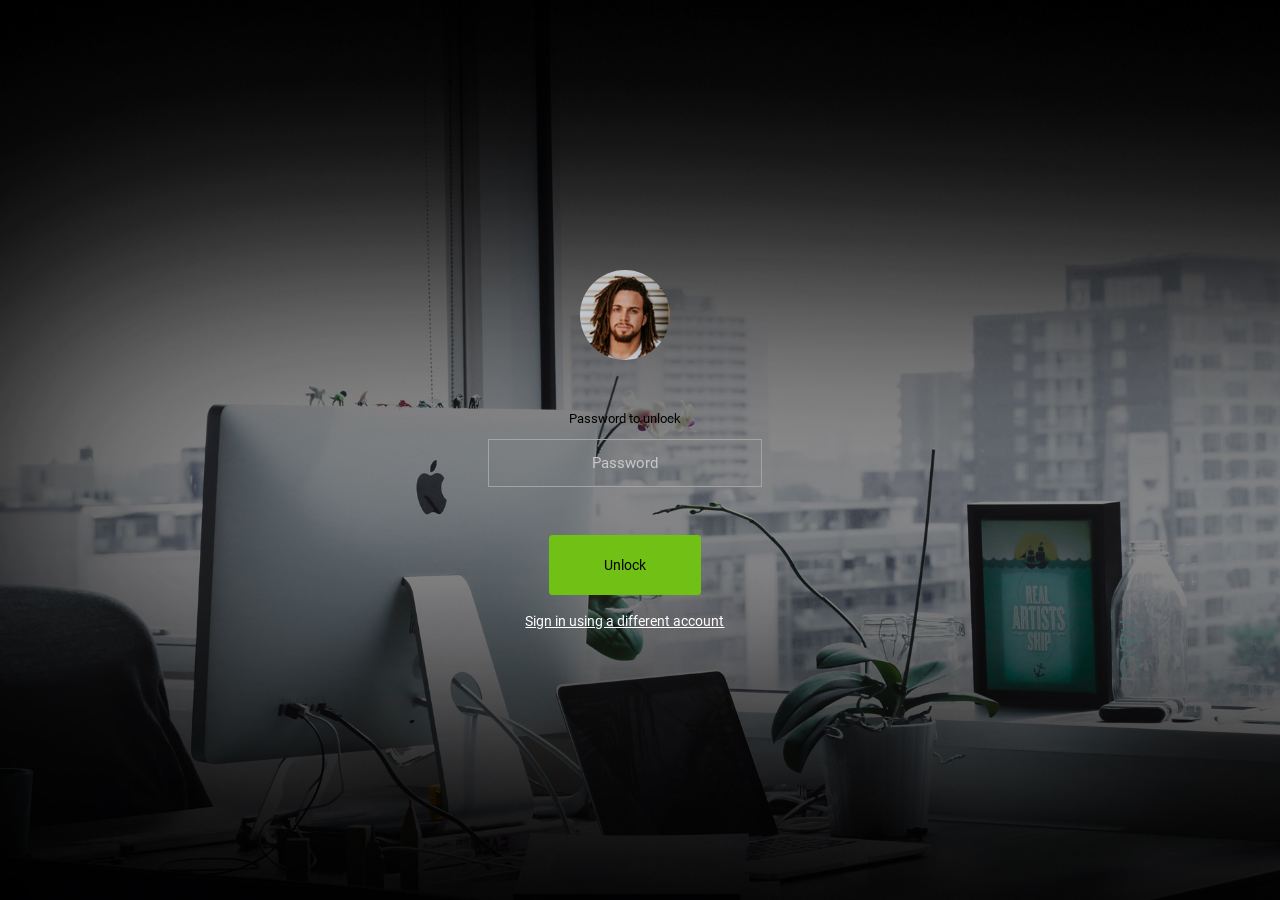
<file: static/admin/pages/samples/lock-screen.html>
<!DOCTYPE html>
<html lang="en">

<head>
  <!-- Required meta tags -->
  <meta charset="utf-8">
  <meta name="viewport" content="width=device-width, initial-scale=1, shrink-to-fit=no">
  <title>RoyalUI Admin</title>
  <!-- plugins:css -->
  <link rel="stylesheet" href="../../vendors/ti-icons/css/themify-icons.css">
  <link rel="stylesheet" href="../../vendors/base/vendor.bundle.base.css">
  <!-- endinject -->
  <!-- plugin css for this page -->
  <!-- End plugin css for this page -->
  <!-- inject:css -->
  <link rel="stylesheet" href="../../css/style.css">
  <!-- endinject -->
  <link rel="shortcut icon" href="../../images/favicon.png" />
</head>

<body>
  <div class="container-scroller">
    <div class="container-fluid page-body-wrapper full-page-wrapper">
      <div class="content-wrapper d-flex align-items-center auth lock-full-bg">
        <div class="row w-100">
          <div class="col-lg-4 mx-auto">
            <div class="auth-form-transparent text-left p-5 text-center">
              <img src="../../images/faces/face13.jpg" class="lock-profile-img" alt="img">
              <form class="pt-5">
                <div class="form-group">
                  <label for="examplePassword1">Password to unlock</label>
                  <input type="password" class="form-control text-center" id="examplePassword1" placeholder="Password">
                </div>
                <div class="mt-5">
                  <a class="btn btn-block btn-success btn-lg font-weight-medium" href="../../index.html">Unlock</a>
                </div>
                <div class="mt-3 text-center">
                  <a href="#" class="auth-link text-white">Sign in using a different account</a>
                </div>
              </form>
            </div>
          </div>
        </div>
      </div>
      <!-- content-wrapper ends -->
    </div>
    <!-- page-body-wrapper ends -->
  </div>
  <!-- container-scroller -->
  <!-- plugins:js -->
  <script src="../../vendors/base/vendor.bundle.base.js"></script>
  <!-- endinject -->
  <!-- inject:js -->
  <script src="../../js/off-canvas.js"></script>
  <script src="../../js/hoverable-collapse.js"></script>
  <script src="../../js/template.js"></script>
  <script src="../../js/todolist.js"></script>
  <!-- endinject -->
</body>

</html>
</file>
<file: static/admin/vendors/ti-icons/css/themify-icons.css>
@font-face {
	font-family: 'themify';
	src:url('../fonts/themify.eot');
	src:url('../fonts/themify.eot?#iefix') format('embedded-opentype'),
		url('../fonts/themify.woff') format('woff'),
		url('../fonts/themify.ttf') format('truetype'),
		url('../fonts/themify.svg') format('svg');
	font-weight: normal;
	font-style: normal;
}

[class^="ti-"], [class*=" ti-"] {
	font-family: 'themify';
	speak: none;
	font-style: normal;
	font-weight: normal;
	font-variant: normal;
	text-transform: none;
	line-height: 1;

	/* Better Font Rendering =========== */
	-webkit-font-smoothing: antialiased;
	-moz-osx-font-smoothing: grayscale;
}

.ti-wand:before {
	content: "\e600";
}
.ti-volume:before {
	content: "\e601";
}
.ti-user:before {
	content: "\e602";
}
.ti-unlock:before {
	content: "\e603";
}
.ti-unlink:before {
	content: "\e604";
}
.ti-trash:before {
	content: "\e605";
}
.ti-thought:before {
	content: "\e606";
}
.ti-target:before {
	content: "\e607";
}
.ti-tag:before {
	content: "\e608";
}
.ti-tablet:before {
	content: "\e609";
}
.ti-star:before {
	content: "\e60a";
}
.ti-spray:before {
	content: "\e60b";
}
.ti-signal:before {
	content: "\e60c";
}
.ti-shopping-cart:before {
	content: "\e60d";
}
.ti-shopping-cart-full:before {
	content: "\e60e";
}
.ti-settings:before {
	content: "\e60f";
}
.ti-search:before {
	content: "\e610";
}
.ti-zoom-in:before {
	content: "\e611";
}
.ti-zoom-out:before {
	content: "\e612";
}
.ti-cut:before {
	content: "\e613";
}
.ti-ruler:before {
	content: "\e614";
}
.ti-ruler-pencil:before {
	content: "\e615";
}
.ti-ruler-alt:before {
	content: "\e616";
}
.ti-bookmark:before {
	content: "\e617";
}
.ti-bookmark-alt:before {
	content: "\e618";
}
.ti-reload:before {
	content: "\e619";
}
.ti-plus:before {
	content: "\e61a";
}
.ti-pin:before {
	content: "\e61b";
}
.ti-pencil:before {
	content: "\e61c";
}
.ti-pencil-alt:before {
	content: "\e61d";
}
.ti-paint-roller:before {
	content: "\e61e";
}
.ti-paint-bucket:before {
	content: "\e61f";
}
.ti-na:before {
	content: "\e620";
}
.ti-mobile:before {
	content: "\e621";
}
.ti-minus:before {
	content: "\e622";
}
.ti-medall:before {
	content: "\e623";
}
.ti-medall-alt:before {
	content: "\e624";
}
.ti-marker:before {
	content: "\e625";
}
.ti-marker-alt:before {
	content: "\e626";
}
.ti-arrow-up:before {
	content: "\e627";
}
.ti-arrow-right:before {
	content: "\e628";
}
.ti-arrow-left:before {
	content: "\e629";
}
.ti-arrow-down:before {
	content: "\e62a";
}
.ti-lock:before {
	content: "\e62b";
}
.ti-location-arrow:before {
	content: "\e62c";
}
.ti-link:before {
	content: "\e62d";
}
.ti-layout:before {
	content: "\e62e";
}
.ti-layers:before {
	content: "\e62f";
}
.ti-layers-alt:before {
	content: "\e630";
}
.ti-key:before {
	content: "\e631";
}
.ti-import:before {
	content: "\e632";
}
.ti-image:before {
	content: "\e633";
}
.ti-heart:before {
	content: "\e634";
}
.ti-heart-broken:before {
	content: "\e635";
}
.ti-hand-stop:before {
	content: "\e636";
}
.ti-hand-open:before {
	content: "\e637";
}
.ti-hand-drag:before {
	content: "\e638";
}
.ti-folder:before {
	content: "\e639";
}
.ti-flag:before {
	content: "\e63a";
}
.ti-flag-alt:before {
	content: "\e63b";
}
.ti-flag-alt-2:before {
	content: "\e63c";
}
.ti-eye:before {
	content: "\e63d";
}
.ti-export:before {
	content: "\e63e";
}
.ti-exchange-vertical:before {
	content: "\e63f";
}
.ti-desktop:before {
	content: "\e640";
}
.ti-cup:before {
	content: "\e641";
}
.ti-crown:before {
	content: "\e642";
}
.ti-comments:before {
	content: "\e643";
}
.ti-comment:before {
	content: "\e644";
}
.ti-comment-alt:before {
	content: "\e645";
}
.ti-close:before {
	content: "\e646";
}
.ti-clip:before {
	content: "\e647";
}
.ti-angle-up:before {
	content: "\e648";
}
.ti-angle-right:before {
	content: "\e649";
}
.ti-angle-left:before {
	content: "\e64a";
}
.ti-angle-down:before {
	content: "\e64b";
}
.ti-check:before {
	content: "\e64c";
}
.ti-check-box:before {
	content: "\e64d";
}
.ti-camera:before {
	content: "\e64e";
}
.ti-announcement:before {
	content: "\e64f";
}
.ti-brush:before {
	content: "\e650";
}
.ti-briefcase:before {
	content: "\e651";
}
.ti-bolt:before {
	content: "\e652";
}
.ti-bolt-alt:before {
	content: "\e653";
}
.ti-blackboard:before {
	content: "\e654";
}
.ti-bag:before {
	content: "\e655";
}
.ti-move:before {
	content: "\e656";
}
.ti-arrows-vertical:before {
	content: "\e657";
}
.ti-arrows-horizontal:before {
	content: "\e658";
}
.ti-fullscreen:before {
	content: "\e659";
}
.ti-arrow-top-right:before {
	content: "\e65a";
}
.ti-arrow-top-left:before {
	content: "\e65b";
}
.ti-arrow-circle-up:before {
	content: "\e65c";
}
.ti-arrow-circle-right:before {
	content: "\e65d";
}
.ti-arrow-circle-left:before {
	content: "\e65e";
}
.ti-arrow-circle-down:before {
	content: "\e65f";
}
.ti-angle-double-up:before {
	content: "\e660";
}
.ti-angle-double-right:before {
	content: "\e661";
}
.ti-angle-double-left:before {
	content: "\e662";
}
.ti-angle-double-down:before {
	content: "\e663";
}
.ti-zip:before {
	content: "\e664";
}
.ti-world:before {
	content: "\e665";
}
.ti-wheelchair:before {
	content: "\e666";
}
.ti-view-list:before {
	content: "\e667";
}
.ti-view-list-alt:before {
	content: "\e668";
}
.ti-view-grid:before {
	content: "\e669";
}
.ti-uppercase:before {
	content: "\e66a";
}
.ti-upload:before {
	content: "\e66b";
}
.ti-underline:before {
	content: "\e66c";
}
.ti-truck:before {
	content: "\e66d";
}
.ti-timer:before {
	content: "\e66e";
}
.ti-ticket:before {
	content: "\e66f";
}
.ti-thumb-up:before {
	content: "\e670";
}
.ti-thumb-down:before {
	content: "\e671";
}
.ti-text:before {
	content: "\e672";
}
.ti-stats-up:before {
	content: "\e673";
}
.ti-stats-down:before {
	content: "\e674";
}
.ti-split-v:before {
	content: "\e675";
}
.ti-split-h:before {
	content: "\e676";
}
.ti-smallcap:before {
	content: "\e677";
}
.ti-shine:before {
	content: "\e678";
}
.ti-shift-right:before {
	content: "\e679";
}
.ti-shift-left:before {
	content: "\e67a";
}
.ti-shield:before {
	content: "\e67b";
}
.ti-notepad:before {
	content: "\e67c";
}
.ti-server:before {
	content: "\e67d";
}
.ti-quote-right:before {
	content: "\e67e";
}
.ti-quote-left:before {
	content: "\e67f";
}
.ti-pulse:before {
	content: "\e680";
}
.ti-printer:before {
	content: "\e681";
}
.ti-power-off:before {
	content: "\e682";
}
.ti-plug:before {
	content: "\e683";
}
.ti-pie-chart:before {
	content: "\e684";
}
.ti-paragraph:before {
	content: "\e685";
}
.ti-panel:before {
	content: "\e686";
}
.ti-package:before {
	content: "\e687";
}
.ti-music:before {
	content: "\e688";
}
.ti-music-alt:before {
	content: "\e689";
}
.ti-mouse:before {
	content: "\e68a";
}
.ti-mouse-alt:before {
	content: "\e68b";
}
.ti-money:before {
	content: "\e68c";
}
.ti-microphone:before {
	content: "\e68d";
}
.ti-menu:before {
	content: "\e68e";
}
.ti-menu-alt:before {
	content: "\e68f";
}
.ti-map:before {
	content: "\e690";
}
.ti-map-alt:before {
	content: "\e691";
}
.ti-loop:before {
	content: "\e692";
}
.ti-location-pin:before {
	content: "\e693";
}
.ti-list:before {
	content: "\e694";
}
.ti-light-bulb:before {
	content: "\e695";
}
.ti-Italic:before {
	content: "\e696";
}
.ti-info:before {
	content: "\e697";
}
.ti-infinite:before {
	content: "\e698";
}
.ti-id-badge:before {
	content: "\e699";
}
.ti-hummer:before {
	content: "\e69a";
}
.ti-home:before {
	content: "\e69b";
}
.ti-help:before {
	content: "\e69c";
}
.ti-headphone:before {
	content: "\e69d";
}
.ti-harddrives:before {
	content: "\e69e";
}
.ti-harddrive:before {
	content: "\e69f";
}
.ti-gift:before {
	content: "\e6a0";
}
.ti-game:before {
	content: "\e6a1";
}
.ti-filter:before {
	content: "\e6a2";
}
.ti-files:before {
	content: "\e6a3";
}
.ti-file:before {
	content: "\e6a4";
}
.ti-eraser:before {
	content: "\e6a5";
}
.ti-envelope:before {
	content: "\e6a6";
}
.ti-download:before {
	content: "\e6a7";
}
.ti-direction:before {
	content: "\e6a8";
}
.ti-direction-alt:before {
	content: "\e6a9";
}
.ti-dashboard:before {
	content: "\e6aa";
}
.ti-control-stop:before {
	content: "\e6ab";
}
.ti-control-shuffle:before {
	content: "\e6ac";
}
.ti-control-play:before {
	content: "\e6ad";
}
.ti-control-pause:before {
	content: "\e6ae";
}
.ti-control-forward:before {
	content: "\e6af";
}
.ti-control-backward:before {
	content: "\e6b0";
}
.ti-cloud:before {
	content: "\e6b1";
}
.ti-cloud-up:before {
	content: "\e6b2";
}
.ti-cloud-down:before {
	content: "\e6b3";
}
.ti-clipboard:before {
	content: "\e6b4";
}
.ti-car:before {
	content: "\e6b5";
}
.ti-calendar:before {
	content: "\e6b6";
}
.ti-book:before {
	content: "\e6b7";
}
.ti-bell:before {
	content: "\e6b8";
}
.ti-basketball:before {
	content: "\e6b9";
}
.ti-bar-chart:before {
	content: "\e6ba";
}
.ti-bar-chart-alt:before {
	content: "\e6bb";
}
.ti-back-right:before {
	content: "\e6bc";
}
.ti-back-left:before {
	content: "\e6bd";
}
.ti-arrows-corner:before {
	content: "\e6be";
}
.ti-archive:before {
	content: "\e6bf";
}
.ti-anchor:before {
	content: "\e6c0";
}
.ti-align-right:before {
	content: "\e6c1";
}
.ti-align-left:before {
	content: "\e6c2";
}
.ti-align-justify:before {
	content: "\e6c3";
}
.ti-align-center:before {
	content: "\e6c4";
}
.ti-alert:before {
	content: "\e6c5";
}
.ti-alarm-clock:before {
	content: "\e6c6";
}
.ti-agenda:before {
	content: "\e6c7";
}
.ti-write:before {
	content: "\e6c8";
}
.ti-window:before {
	content: "\e6c9";
}
.ti-widgetized:before {
	content: "\e6ca";
}
.ti-widget:before {
	content: "\e6cb";
}
.ti-widget-alt:before {
	content: "\e6cc";
}
.ti-wallet:before {
	content: "\e6cd";
}
.ti-video-clapper:before {
	content: "\e6ce";
}
.ti-video-camera:before {
	content: "\e6cf";
}
.ti-vector:before {
	content: "\e6d0";
}
.ti-themify-logo:before {
	content: "\e6d1";
}
.ti-themify-favicon:before {
	content: "\e6d2";
}
.ti-themify-favicon-alt:before {
	content: "\e6d3";
}
.ti-support:before {
	content: "\e6d4";
}
.ti-stamp:before {
	content: "\e6d5";
}
.ti-split-v-alt:before {
	content: "\e6d6";
}
.ti-slice:before {
	content: "\e6d7";
}
.ti-shortcode:before {
	content: "\e6d8";
}
.ti-shift-right-alt:before {
	content: "\e6d9";
}
.ti-shift-left-alt:before {
	content: "\e6da";
}
.ti-ruler-alt-2:before {
	content: "\e6db";
}
.ti-receipt:before {
	content: "\e6dc";
}
.ti-pin2:before {
	content: "\e6dd";
}
.ti-pin-alt:before {
	content: "\e6de";
}
.ti-pencil-alt2:before {
	content: "\e6df";
}
.ti-palette:before {
	content: "\e6e0";
}
.ti-more:before {
	content: "\e6e1";
}
.ti-more-alt:before {
	content: "\e6e2";
}
.ti-microphone-alt:before {
	content: "\e6e3";
}
.ti-magnet:before {
	content: "\e6e4";
}
.ti-line-double:before {
	content: "\e6e5";
}
.ti-line-dotted:before {
	content: "\e6e6";
}
.ti-line-dashed:before {
	content: "\e6e7";
}
.ti-layout-width-full:before {
	content: "\e6e8";
}
.ti-layout-width-default:before {
	content: "\e6e9";
}
.ti-layout-width-default-alt:before {
	content: "\e6ea";
}
.ti-layout-tab:before {
	content: "\e6eb";
}
.ti-layout-tab-window:before {
	content: "\e6ec";
}
.ti-layout-tab-v:before {
	content: "\e6ed";
}
.ti-layout-tab-min:before {
	content: "\e6ee";
}
.ti-layout-slider:before {
	content: "\e6ef";
}
.ti-layout-slider-alt:before {
	content: "\e6f0";
}
.ti-layout-sidebar-right:before {
	content: "\e6f1";
}
.ti-layout-sidebar-none:before {
	content: "\e6f2";
}
.ti-layout-sidebar-left:before {
	content: "\e6f3";
}
.ti-layout-placeholder:before {
	content: "\e6f4";
}
.ti-layout-menu:before {
	content: "\e6f5";
}
.ti-layout-menu-v:before {
	content: "\e6f6";
}
.ti-layout-menu-separated:before {
	content: "\e6f7";
}
.ti-layout-menu-full:before {
	content: "\e6f8";
}
.ti-layout-media-right-alt:before {
	content: "\e6f9";
}
.ti-layout-media-right:before {
	content: "\e6fa";
}
.ti-layout-media-overlay:before {
	content: "\e6fb";
}
.ti-layout-media-overlay-alt:before {
	content: "\e6fc";
}
.ti-layout-media-overlay-alt-2:before {
	content: "\e6fd";
}
.ti-layout-media-left-alt:before {
	content: "\e6fe";
}
.ti-layout-media-left:before {
	content: "\e6ff";
}
.ti-layout-media-center-alt:before {
	content: "\e700";
}
.ti-layout-media-center:before {
	content: "\e701";
}
.ti-layout-list-thumb:before {
	content: "\e702";
}
.ti-layout-list-thumb-alt:before {
	content: "\e703";
}
.ti-layout-list-post:before {
	content: "\e704";
}
.ti-layout-list-large-image:before {
	content: "\e705";
}
.ti-layout-line-solid:before {
	content: "\e706";
}
.ti-layout-grid4:before {
	content: "\e707";
}
.ti-layout-grid3:before {
	content: "\e708";
}
.ti-layout-grid2:before {
	content: "\e709";
}
.ti-layout-grid2-thumb:before {
	content: "\e70a";
}
.ti-layout-cta-right:before {
	content: "\e70b";
}
.ti-layout-cta-left:before {
	content: "\e70c";
}
.ti-layout-cta-center:before {
	content: "\e70d";
}
.ti-layout-cta-btn-right:before {
	content: "\e70e";
}
.ti-layout-cta-btn-left:before {
	content: "\e70f";
}
.ti-layout-column4:before {
	content: "\e710";
}
.ti-layout-column3:before {
	content: "\e711";
}
.ti-layout-column2:before {
	content: "\e712";
}
.ti-layout-accordion-separated:before {
	content: "\e713";
}
.ti-layout-accordion-merged:before {
	content: "\e714";
}
.ti-layout-accordion-list:before {
	content: "\e715";
}
.ti-ink-pen:before {
	content: "\e716";
}
.ti-info-alt:before {
	content: "\e717";
}
.ti-help-alt:before {
	content: "\e718";
}
.ti-headphone-alt:before {
	content: "\e719";
}
.ti-hand-point-up:before {
	content: "\e71a";
}
.ti-hand-point-right:before {
	content: "\e71b";
}
.ti-hand-point-left:before {
	content: "\e71c";
}
.ti-hand-point-down:before {
	content: "\e71d";
}
.ti-gallery:before {
	content: "\e71e";
}
.ti-face-smile:before {
	content: "\e71f";
}
.ti-face-sad:before {
	content: "\e720";
}
.ti-credit-card:before {
	content: "\e721";
}
.ti-control-skip-forward:before {
	content: "\e722";
}
.ti-control-skip-backward:before {
	content: "\e723";
}
.ti-control-record:before {
	content: "\e724";
}
.ti-control-eject:before {
	content: "\e725";
}
.ti-comments-smiley:before {
	content: "\e726";
}
.ti-brush-alt:before {
	content: "\e727";
}
.ti-youtube:before {
	content: "\e728";
}
.ti-vimeo:before {
	content: "\e729";
}
.ti-twitter:before {
	content: "\e72a";
}
.ti-time:before {
	content: "\e72b";
}
.ti-tumblr:before {
	content: "\e72c";
}
.ti-skype:before {
	content: "\e72d";
}
.ti-share:before {
	content: "\e72e";
}
.ti-share-alt:before {
	content: "\e72f";
}
.ti-rocket:before {
	content: "\e730";
}
.ti-pinterest:before {
	content: "\e731";
}
.ti-new-window:before {
	content: "\e732";
}
.ti-microsoft:before {
	content: "\e733";
}
.ti-list-ol:before {
	content: "\e734";
}
.ti-linkedin:before {
	content: "\e735";
}
.ti-layout-sidebar-2:before {
	content: "\e736";
}
.ti-layout-grid4-alt:before {
	content: "\e737";
}
.ti-layout-grid3-alt:before {
	content: "\e738";
}
.ti-layout-grid2-alt:before {
	content: "\e739";
}
.ti-layout-column4-alt:before {
	content: "\e73a";
}
.ti-layout-column3-alt:before {
	content: "\e73b";
}
.ti-layout-column2-alt:before {
	content: "\e73c";
}
.ti-instagram:before {
	content: "\e73d";
}
.ti-google:before {
	content: "\e73e";
}
.ti-github:before {
	content: "\e73f";
}
.ti-flickr:before {
	content: "\e740";
}
.ti-facebook:before {
	content: "\e741";
}
.ti-dropbox:before {
	content: "\e742";
}
.ti-dribbble:before {
	content: "\e743";
}
.ti-apple:before {
	content: "\e744";
}
.ti-android:before {
	content: "\e745";
}
.ti-save:before {
	content: "\e746";
}
.ti-save-alt:before {
	content: "\e747";
}
.ti-yahoo:before {
	content: "\e748";
}
.ti-wordpress:before {
	content: "\e749";
}
.ti-vimeo-alt:before {
	content: "\e74a";
}
.ti-twitter-alt:before {
	content: "\e74b";
}
.ti-tumblr-alt:before {
	content: "\e74c";
}
.ti-trello:before {
	content: "\e74d";
}
.ti-stack-overflow:before {
	content: "\e74e";
}
.ti-soundcloud:before {
	content: "\e74f";
}
.ti-sharethis:before {
	content: "\e750";
}
.ti-sharethis-alt:before {
	content: "\e751";
}
.ti-reddit:before {
	content: "\e752";
}
.ti-pinterest-alt:before {
	content: "\e753";
}
.ti-microsoft-alt:before {
	content: "\e754";
}
.ti-linux:before {
	content: "\e755";
}
.ti-jsfiddle:before {
	content: "\e756";
}
.ti-joomla:before {
	content: "\e757";
}
.ti-html5:before {
	content: "\e758";
}
.ti-flickr-alt:before {
	content: "\e759";
}
.ti-email:before {
	content: "\e75a";
}
.ti-drupal:before {
	content: "\e75b";
}
.ti-dropbox-alt:before {
	content: "\e75c";
}
.ti-css3:before {
	content: "\e75d";
}
.ti-rss:before {
	content: "\e75e";
}
.ti-rss-alt:before {
	content: "\e75f";
}
</file>
<file: static/admin/vendors/base/vendor.bundle.base.css>
/*
 * Container style
 */
.ps {
  overflow: hidden !important;
  overflow-anchor: none;
  -ms-overflow-style: none;
  touch-action: auto;
  -ms-touch-action: auto;
}

/*
 * Scrollbar rail styles
 */
.ps__rail-x {
  display: none;
  opacity: 0;
  transition: background-color .2s linear, opacity .2s linear;
  -webkit-transition: background-color .2s linear, opacity .2s linear;
  height: 15px;
  /* there must be 'bottom' or 'top' for ps__rail-x */
  bottom: 0px;
  /* please don't change 'position' */
  position: absolute;
}

.ps__rail-y {
  display: none;
  opacity: 0;
  transition: background-color .2s linear, opacity .2s linear;
  -webkit-transition: background-color .2s linear, opacity .2s linear;
  width: 15px;
  /* there must be 'right' or 'left' for ps__rail-y */
  right: 0;
  /* please don't change 'position' */
  position: absolute;
}

.ps--active-x > .ps__rail-x,
.ps--active-y > .ps__rail-y {
  display: block;
  background-color: transparent;
}

.ps:hover > .ps__rail-x,
.ps:hover > .ps__rail-y,
.ps--focus > .ps__rail-x,
.ps--focus > .ps__rail-y,
.ps--scrolling-x > .ps__rail-x,
.ps--scrolling-y > .ps__rail-y {
  opacity: 0.6;
}

.ps .ps__rail-x:hover,
.ps .ps__rail-y:hover,
.ps .ps__rail-x:focus,
.ps .ps__rail-y:focus,
.ps .ps__rail-x.ps--clicking,
.ps .ps__rail-y.ps--clicking {
  background-color: #eee;
  opacity: 0.9;
}

/*
 * Scrollbar thumb styles
 */
.ps__thumb-x {
  background-color: #aaa;
  border-radius: 6px;
  transition: background-color .2s linear, height .2s ease-in-out;
  -webkit-transition: background-color .2s linear, height .2s ease-in-out;
  height: 6px;
  /* there must be 'bottom' for ps__thumb-x */
  bottom: 2px;
  /* please don't change 'position' */
  position: absolute;
}

.ps__thumb-y {
  background-color: #aaa;
  border-radius: 6px;
  transition: background-color .2s linear, width .2s ease-in-out;
  -webkit-transition: background-color .2s linear, width .2s ease-in-out;
  width: 6px;
  /* there must be 'right' for ps__thumb-y */
  right: 2px;
  /* please don't change 'position' */
  position: absolute;
}

.ps__rail-x:hover > .ps__thumb-x,
.ps__rail-x:focus > .ps__thumb-x,
.ps__rail-x.ps--clicking .ps__thumb-x {
  background-color: #999;
  height: 11px;
}

.ps__rail-y:hover > .ps__thumb-y,
.ps__rail-y:focus > .ps__thumb-y,
.ps__rail-y.ps--clicking .ps__thumb-y {
  background-color: #999;
  width: 11px;
}

/* MS supports */
@supports (-ms-overflow-style: none) {
  .ps {
    overflow: auto !important;
  }
}

@media screen and (-ms-high-contrast: active), (-ms-high-contrast: none) {
  .ps {
    overflow: auto !important;
  }
}
</file>
